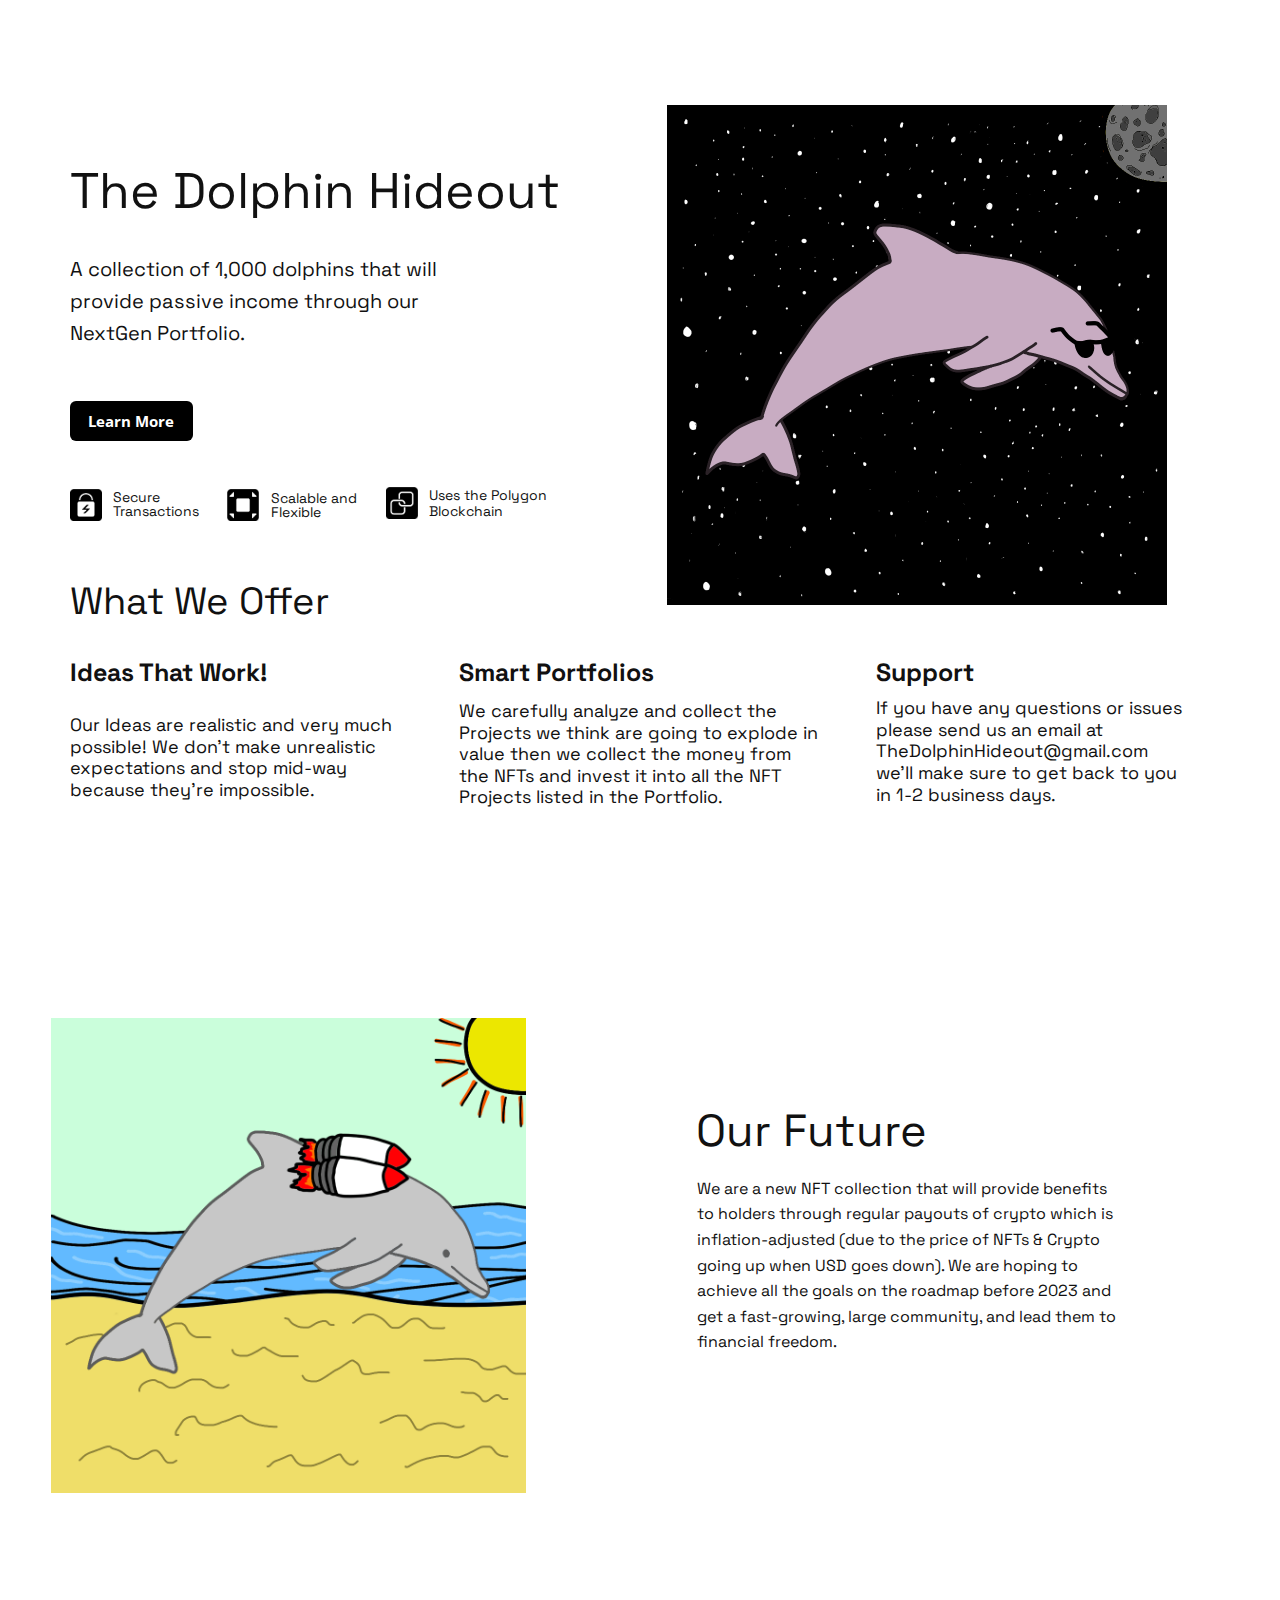
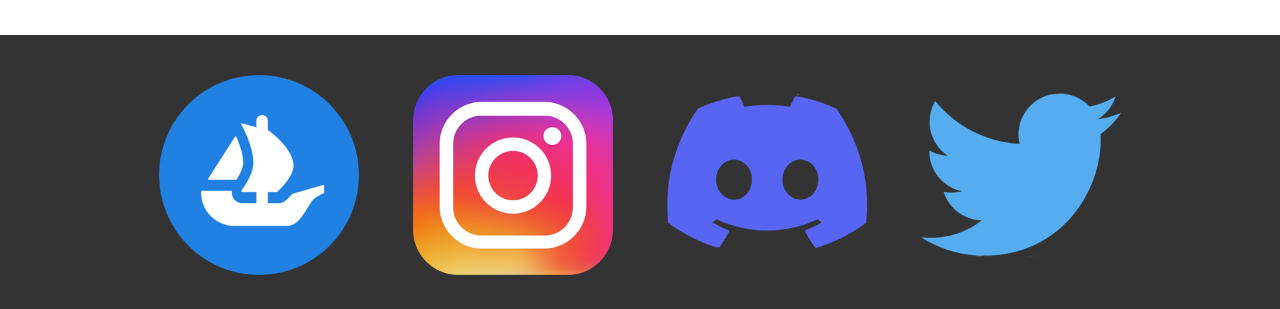
<file: index.html>
<!DOCTYPE html>
<html style="font-size: 16px;">
  <head>
    <link rel="icon" href="logo.png">
    <meta name="viewport" content="width=device-width, initial-scale=1.0">
    <meta charset="utf-8">
    <meta name="keywords" content="​What We Offer, ​Our Future">
    <meta name="description" content="">
    <meta name="page_type" content="np-template-header-footer-from-plugin">
    <title>The Dolphin Hideout</title>
    <link rel="stylesheet" href="nicepage.css" media="screen">
<link rel="stylesheet" href="The-Dolphin-Hideout.css" media="screen">
    <script class="u-script" type="text/javascript" src="jquery.js" defer=""></script>
    <script class="u-script" type="text/javascript" src="nicepage.js" defer=""></script>
    <meta name="generator" content="Nicepage 4.5.4, nicepage.com">
    <link id="u-theme-google-font" rel="stylesheet" href="https://fonts.googleapis.com/css?family=Roboto:100,100i,300,300i,400,400i,500,500i,700,700i,900,900i|Open+Sans:300,300i,400,400i,500,500i,600,600i,700,700i,800,800i">
    <link id="u-page-google-font" rel="stylesheet" href="https://fonts.googleapis.com/css?family=Space+Grotesk:300,400,500,600,700">
    
    
    
    <script type="application/ld+json">{
		"@context": "http://schema.org",
		"@type": "Organization",
		"name": ""
}</script>
    <meta name="theme-color" content="#478ac9">
    <meta property="og:title" content="The Dolphin Hideout">
    <meta property="og:type" content="website">
  </head>
  <body data-home-page="The-Dolphin-Hideout.html" data-home-page-title="The Dolphin Hideout" class="u-body u-xxl-mode"><header class="u-clearfix u-header u-header" id="sec-e77f"><div class="u-clearfix u-sheet u-sheet-1">
        <img class="u-expanded-width-xs u-image u-image-default u-preserve-proportions u-image-1" src="images/pfp.png" alt="" data-image-width="1000" data-image-height="1000">
        <p class="u-custom-font u-text u-text-default u-text-1">The Dolphin Hideout</p>
        <p class="u-custom-font u-text u-text-2"> A collection of 1,000 dolphins that will<br>provide passive income through our NextGen Portfolio.
        </p>
        <a href="The-Dolphin-Hideout.html#sec-e43f" data-page-id="73814132" class="u-active-grey-75 u-black u-border-none u-btn u-btn-round u-button-style u-hover-grey-80 u-radius-6 u-btn-1">Learn More</a>
        <p class="u-custom-font u-text u-text-3"> Uses the Polygon</p>
        <p class="u-custom-font u-text u-text-4"> Blockchain</p>
        <p class="u-custom-font u-text u-text-5">Secure</p>
        <p class="u-custom-font u-text u-text-6">Transactions</p>
        <p class="u-custom-font u-text u-text-7"> Scalable and&nbsp;</p>
        <p class="u-custom-font u-text u-text-8"> Flexible</p>
        <img class="u-image u-image-default u-preserve-proportions u-image-2" src="images/3.png" alt="" data-image-width="161" data-image-height="161">
        <img class="u-image u-image-default u-preserve-proportions u-image-3" src="images/1.png" alt="" data-image-width="160" data-image-height="161">
        <img class="u-image u-image-default u-preserve-proportions u-image-4" src="images/2.png" alt="" data-image-width="162" data-image-height="161">
      </div></header>
    <section class="u-clearfix u-section-1" id="sec-6f07">
      <div class="u-clearfix u-sheet u-sheet-1">
        <h1 class="u-custom-font u-text u-text-default u-text-1"> What We Offer</h1>
        <h5 class="u-custom-font u-text u-text-default u-text-2"> Ideas That Work!</h5>
        <h5 class="u-custom-font u-text u-text-default u-text-3"> Smart Portfolios</h5>
        <h5 class="u-custom-font u-text u-text-default u-text-4"> Support</h5>
        <h6 class="u-custom-font u-text u-text-5"> If you have any questions or issues please send us an email at TheDolphinHideout@gmail.com we'll make sure to get back to you in 1-2 business days.</h6>
        <h6 class="u-custom-font u-text u-text-6"> We carefully analyze and collect the Projects we think are going to explode in value then we collect the money from the NFTs and invest it into all the NFT Projects listed in the Portfolio.</h6>
        <h6 class="u-custom-font u-text u-text-7"> Our Ideas are realistic and very much possible! We don't make unrealistic expectations and stop mid-way because they're impossible.</h6>
      </div>
    </section>
    <section class="u-clearfix u-section-2" id="sec-78e4">
      <div class="u-clearfix u-sheet u-valign-middle-md u-sheet-1">
        <img class="u-expanded-width-xs u-image u-image-default u-preserve-proportions u-image-1" src="images/11.png" alt="" data-image-width="1000" data-image-height="1000">
        <h1 class="u-custom-font u-text u-text-default u-text-1"> Our Future</h1>
        <p class="u-custom-font u-text u-text-2"> We are a new NFT collection that will provide benefits to holders through regular payouts of crypto which is inflation-adjusted (due to the price of NFTs &amp; Crypto going up when USD goes down). We are hoping to achieve all the goals on the roadmap before 2023 and get a fast-growing, large community, and lead them to financial freedom.</p>
      </div>
    </section>
    
    
    <footer class="u-clearfix u-footer u-grey-80" id="sec-625c"><div class="u-clearfix u-sheet u-sheet-1">
        <img class="u-image u-image-default u-preserve-proportions u-image-1" src="images/logo1.png" alt="" data-image-width="300" data-image-height="300" data-href="https://opensea.io/collection/thedolphinhideout" data-target="_blank">
        <img class="u-image u-image-default u-preserve-proportions u-image-2" src="images/logo2.png" alt="" data-image-width="300" data-image-height="300" data-href="https://www.instagram.com/thedolphinhideout/" data-target="_blank">
        <img class="u-image u-image-default u-preserve-proportions u-image-3" src="images/logo4.png" alt="" data-image-width="300" data-image-height="300" data-href="https://discord.gg/Yn5Tf3HD69" data-target="_blank">
        <img class="u-image u-image-default u-preserve-proportions u-image-4" src="images/logo41.png" alt="" data-image-width="300" data-image-height="300" data-href="https://twitter.com/DolphinHideout" data-target="_blank">
      </div></footer>
  </body>
</html>
</file>
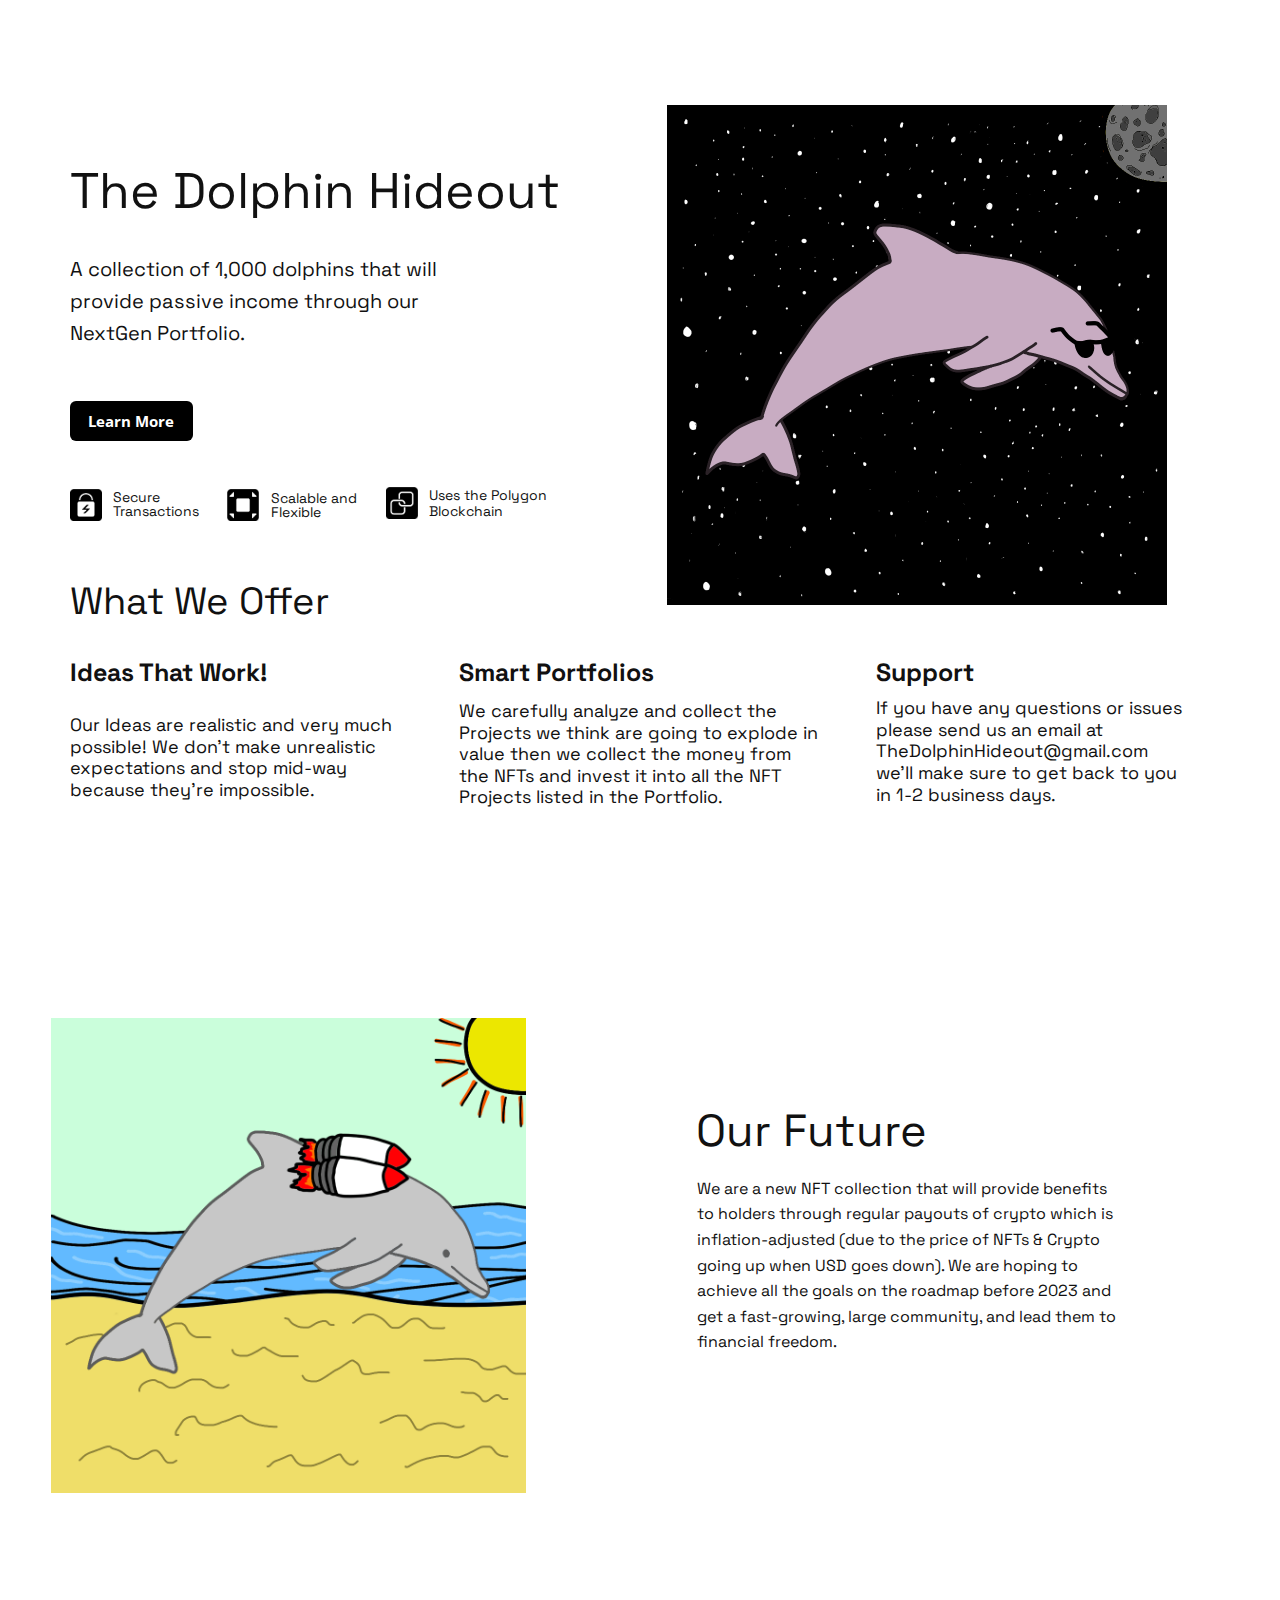
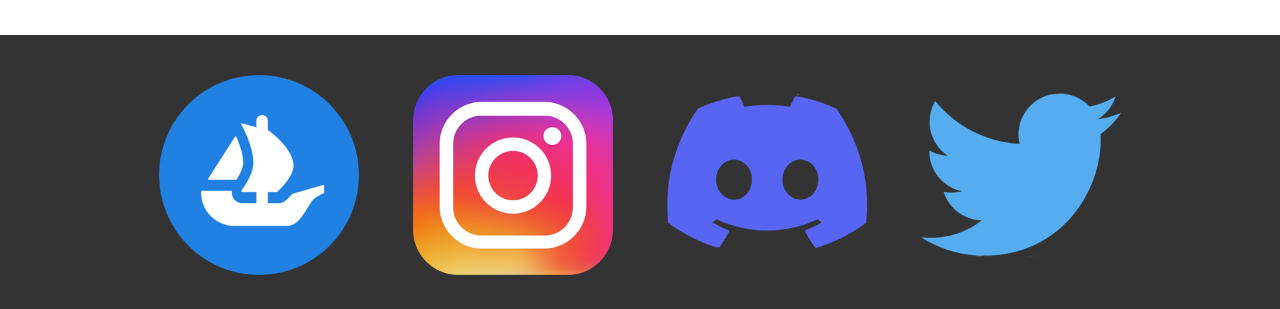
<file: The-Dolphin-Hideout.html>
<!DOCTYPE html>
<html style="font-size: 16px;">
  <head>
    <link rel="icon" href="logo.png">
    <meta name="viewport" content="width=device-width, initial-scale=1.0">
    <meta charset="utf-8">
    <meta name="keywords" content="​What We Offer, ​Our Future">
    <meta name="description" content="">
    <meta name="page_type" content="np-template-header-footer-from-plugin">
    <title>The Dolphin Hideout</title>
    <link rel="stylesheet" href="nicepage.css" media="screen">
<link rel="stylesheet" href="The-Dolphin-Hideout.css" media="screen">
    <script class="u-script" type="text/javascript" src="jquery.js" defer=""></script>
    <script class="u-script" type="text/javascript" src="nicepage.js" defer=""></script>
    <meta name="generator" content="Nicepage 4.5.4, nicepage.com">
    <link id="u-theme-google-font" rel="stylesheet" href="https://fonts.googleapis.com/css?family=Roboto:100,100i,300,300i,400,400i,500,500i,700,700i,900,900i|Open+Sans:300,300i,400,400i,500,500i,600,600i,700,700i,800,800i">
    <link id="u-page-google-font" rel="stylesheet" href="https://fonts.googleapis.com/css?family=Space+Grotesk:300,400,500,600,700">
    
    
    
    <script type="application/ld+json">{
		"@context": "http://schema.org",
		"@type": "Organization",
		"name": ""
}</script>
    <meta name="theme-color" content="#478ac9">
    <meta property="og:title" content="The Dolphin Hideout">
    <meta property="og:type" content="website">
  </head>
  <body class="u-body u-xxl-mode"><header class="u-clearfix u-header u-header" id="sec-e77f"><div class="u-clearfix u-sheet u-sheet-1">
        <img class="u-expanded-width-xs u-image u-image-default u-preserve-proportions u-image-1" src="images/pfp.png" alt="" data-image-width="1000" data-image-height="1000">
        <p class="u-custom-font u-text u-text-default u-text-1">The Dolphin Hideout</p>
        <p class="u-custom-font u-text u-text-2"> A collection of 1,000 dolphins that will<br>provide passive income through our NextGen Portfolio.
        </p>
        <a href="The-Dolphin-Hideout.html#sec-e43f" data-page-id="73814132" class="u-active-grey-75 u-black u-border-none u-btn u-btn-round u-button-style u-hover-grey-80 u-radius-6 u-btn-1">Learn More</a>
        <p class="u-custom-font u-text u-text-3"> Uses the Polygon</p>
        <p class="u-custom-font u-text u-text-4"> Blockchain</p>
        <p class="u-custom-font u-text u-text-5">Secure</p>
        <p class="u-custom-font u-text u-text-6">Transactions</p>
        <p class="u-custom-font u-text u-text-7"> Scalable and&nbsp;</p>
        <p class="u-custom-font u-text u-text-8"> Flexible</p>
        <img class="u-image u-image-default u-preserve-proportions u-image-2" src="images/3.png" alt="" data-image-width="161" data-image-height="161">
        <img class="u-image u-image-default u-preserve-proportions u-image-3" src="images/1.png" alt="" data-image-width="160" data-image-height="161">
        <img class="u-image u-image-default u-preserve-proportions u-image-4" src="images/2.png" alt="" data-image-width="162" data-image-height="161">
      </div></header>
    <section class="u-clearfix u-section-1" id="sec-6f07">
      <div class="u-clearfix u-sheet u-sheet-1">
        <h1 class="u-custom-font u-text u-text-default u-text-1"> What We Offer</h1>
        <h5 class="u-custom-font u-text u-text-default u-text-2"> Ideas That Work!</h5>
        <h5 class="u-custom-font u-text u-text-default u-text-3"> Smart Portfolios</h5>
        <h5 class="u-custom-font u-text u-text-default u-text-4"> Support</h5>
        <h6 class="u-custom-font u-text u-text-5"> If you have any questions or issues please send us an email at TheDolphinHideout@gmail.com we'll make sure to get back to you in 1-2 business days.</h6>
        <h6 class="u-custom-font u-text u-text-6"> We carefully analyze and collect the Projects we think are going to explode in value then we collect the money from the NFTs and invest it into all the NFT Projects listed in the Portfolio.</h6>
        <h6 class="u-custom-font u-text u-text-7"> Our Ideas are realistic and very much possible! We don't make unrealistic expectations and stop mid-way because they're impossible.</h6>
      </div>
    </section>
    <section class="u-clearfix u-section-2" id="sec-78e4">
      <div class="u-clearfix u-sheet u-valign-middle-md u-sheet-1">
        <img class="u-expanded-width-xs u-image u-image-default u-preserve-proportions u-image-1" src="images/11.png" alt="" data-image-width="1000" data-image-height="1000">
        <h1 class="u-custom-font u-text u-text-default u-text-1"> Our Future</h1>
        <p class="u-custom-font u-text u-text-2"> We are a new NFT collection that will provide benefits to holders through regular payouts of crypto which is inflation-adjusted (due to the price of NFTs &amp; Crypto going up when USD goes down). We are hoping to achieve all the goals on the roadmap before 2023 and get a fast-growing, large community, and lead them to financial freedom.</p>
      </div>
    </section>
    
    
    <footer class="u-clearfix u-footer u-grey-80" id="sec-625c"><div class="u-clearfix u-sheet u-sheet-1">
        <img class="u-image u-image-default u-preserve-proportions u-image-1" src="images/logo1.png" alt="" data-image-width="300" data-image-height="300" data-href="https://opensea.io/collection/thedolphinhideout" data-target="_blank">
        <img class="u-image u-image-default u-preserve-proportions u-image-2" src="images/logo2.png" alt="" data-image-width="300" data-image-height="300" data-href="https://www.instagram.com/thedolphinhideout/" data-target="_blank">
        <img class="u-image u-image-default u-preserve-proportions u-image-3" src="images/logo4.png" alt="" data-image-width="300" data-image-height="300" data-href="https://discord.gg/Yn5Tf3HD69" data-target="_blank">
        <img class="u-image u-image-default u-preserve-proportions u-image-4" src="images/logo41.png" alt="" data-image-width="300" data-image-height="300" data-href="https://twitter.com/DolphinHideout" data-target="_blank">
      </div></footer>
  </body>
</html>
</file>
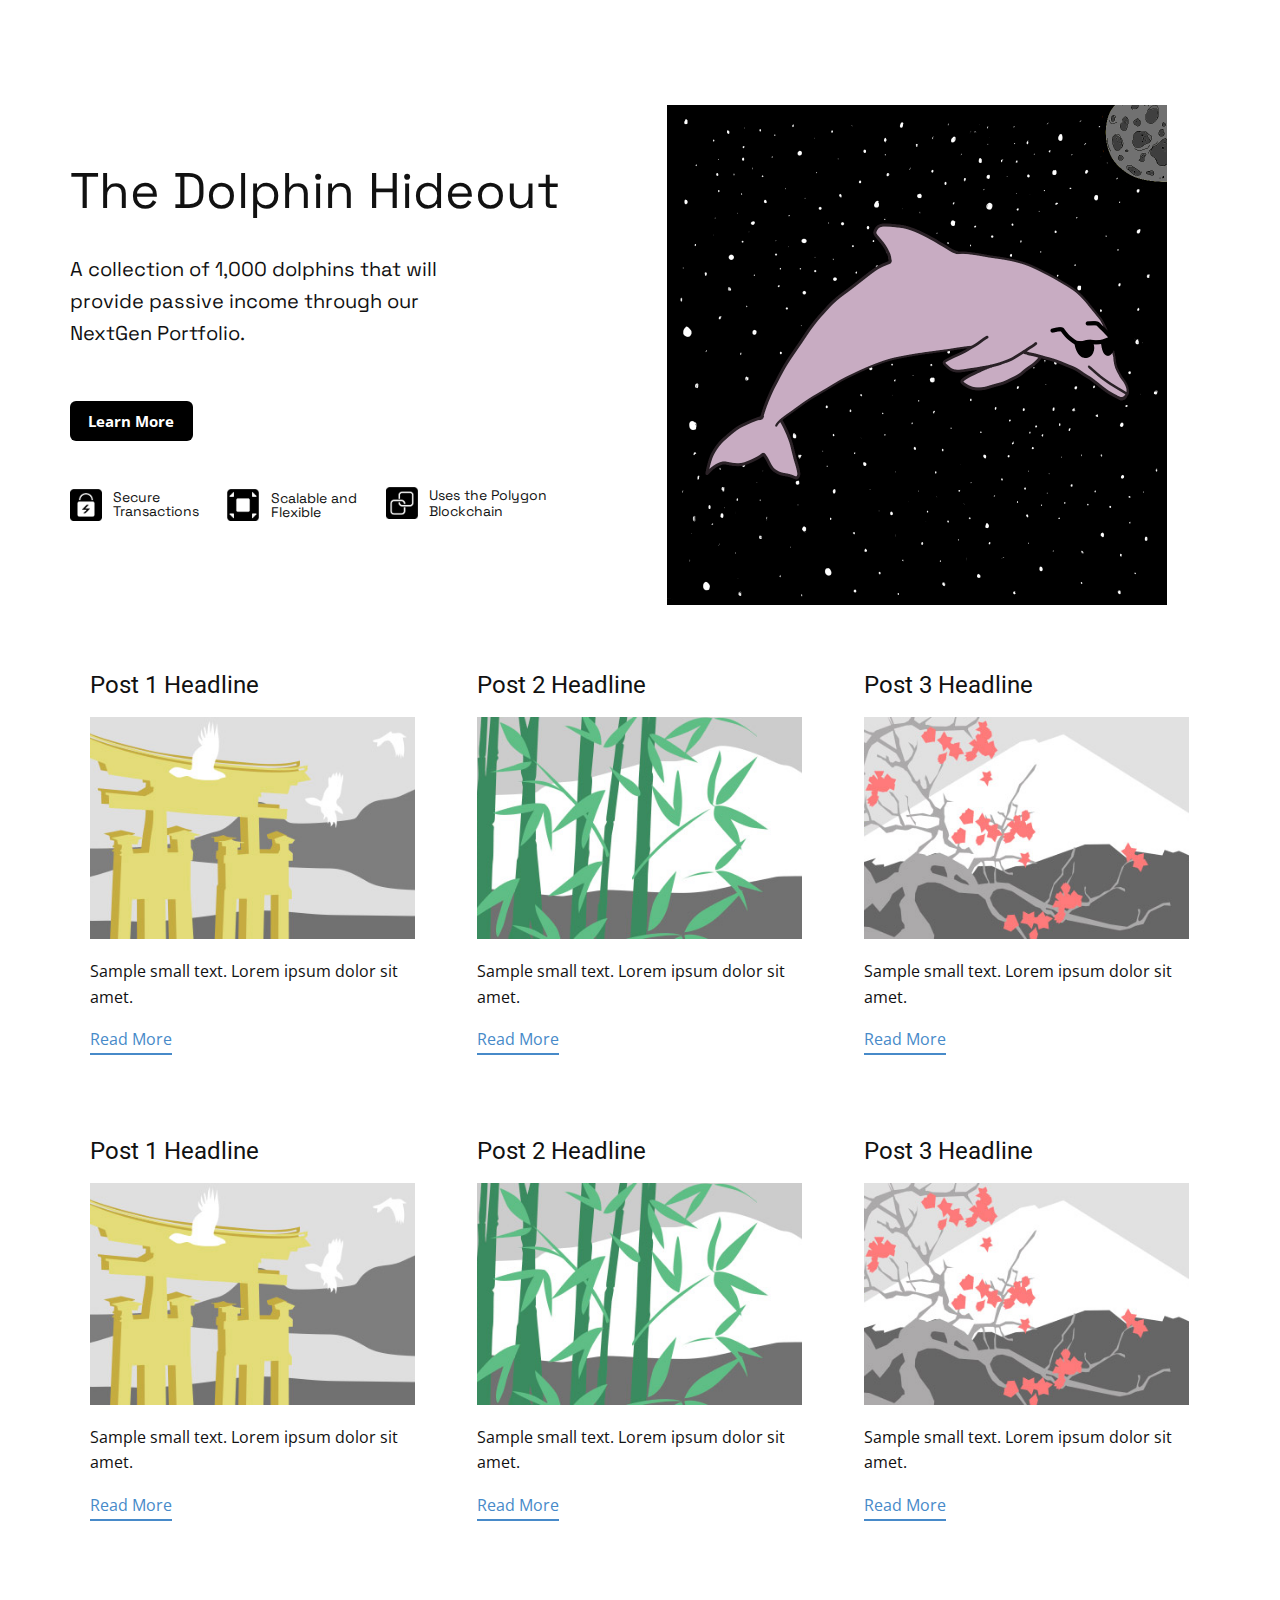
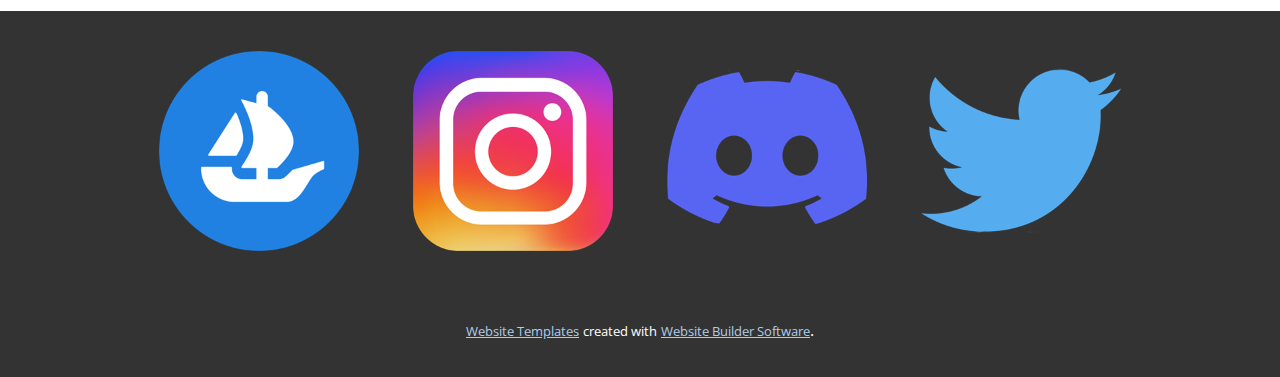
<file: blog/blog.html>
<html style="font-size: 16px;"><head>
    <meta name="viewport" content="width=device-width, initial-scale=1.0">
    <meta charset="utf-8">
    <meta name="keywords" content="">
    <meta name="description" content="">
    <meta name="page_type" content="np-template-header-footer-from-plugin">
    <title>Blog Template</title>
    <link rel="stylesheet" href="../nicepage.css" media="screen">
<link rel="stylesheet" href="../Blog-Template.css" media="screen">
    <script class="u-script" type="text/javascript" src="../jquery.js" defer=""></script>
    <script class="u-script" type="text/javascript" src="../nicepage.js" defer=""></script>
    <meta name="generator" content="Nicepage 4.5.4, nicepage.com">
    <link id="u-theme-google-font" rel="stylesheet" href="https://fonts.googleapis.com/css?family=Roboto:100,100i,300,300i,400,400i,500,500i,700,700i,900,900i|Open+Sans:300,300i,400,400i,500,500i,600,600i,700,700i,800,800i">
    <link id="u-page-google-font" rel="stylesheet" href="https://fonts.googleapis.com/css?family=Space+Grotesk:300,400,500,600,700">
    
    
    <script type="application/ld+json">{
		"@context": "http://schema.org",
		"@type": "Organization",
		"name": ""
}</script>
    <meta name="theme-color" content="#478ac9">
  </head>
  <body class="u-body u-xl-mode"><header class="u-clearfix u-header u-header" id="sec-e77f"><div class="u-clearfix u-sheet u-sheet-1">
        <img class="u-image u-image-default u-preserve-proportions u-image-1" src="../images/pfp.png" alt="" data-image-width="1000" data-image-height="1000">
        <p class="u-custom-font u-text u-text-default u-text-1">The Dolphin Hideout</p>
        <p class="u-custom-font u-text u-text-2"> A collection of 1,000 dolphins that will<br>provide passive income through our NextGen Portfolio.
        </p>
        <a href="https://nicepage.com/k/competition-website-templates" class="u-active-grey-75 u-black u-border-none u-btn u-btn-round u-button-style u-hover-grey-80 u-radius-6 u-btn-1">Learn More</a>
        <p class="u-custom-font u-text u-text-3"> Uses the Polygon</p>
        <p class="u-custom-font u-text u-text-4"> Blockchain</p>
        <p class="u-custom-font u-text u-text-5">Secure</p>
        <p class="u-custom-font u-text u-text-6">Transactions</p>
        <p class="u-custom-font u-text u-text-7"> Scalable and&nbsp;</p>
        <p class="u-custom-font u-text u-text-8"> Flexible</p>
        <img class="u-image u-image-default u-preserve-proportions u-image-2" src="../images/3.png" alt="" data-image-width="161" data-image-height="161">
        <img class="u-image u-image-default u-preserve-proportions u-image-3" src="../images/1.png" alt="" data-image-width="160" data-image-height="161">
        <img class="u-image u-image-default u-preserve-proportions u-image-4" src="../images/2.png" alt="" data-image-width="162" data-image-height="161">
      </div></header>
    <section class="u-clearfix u-section-1" id="sec-4941">
      <div class="u-clearfix u-sheet u-valign-middle u-sheet-1"><!--blog--><!--blog_options_json--><!--{"type":"Recent","source":"","tags":"","count":""}--><!--/blog_options_json-->
        <div class="u-blog u-expanded-width u-repeater u-repeater-1"><!--blog_post-->
          <div class="u-blog-post u-container-style u-repeater-item u-white u-repeater-item-1">
            <div class="u-container-layout u-similar-container u-valign-top u-container-layout-1"><!--blog_post_header-->
              <h4 class="u-blog-control u-text u-text-1">
                <a class="u-post-header-link" href="../blog/post-5.html"><!--blog_post_header_content-->Post 1 Headline<!--/blog_post_header_content--></a>
              </h4><!--/blog_post_header--><!--blog_post_image-->
              <a class="u-post-header-link" href="../blog/post-5.html"><img alt="" class="u-blog-control u-expanded-width u-image u-image-default u-image-1" src="[data-uri]"></a><!--/blog_post_image--><!--blog_post_content-->
              <div class="u-blog-control u-post-content u-text u-text-2 fr-view">Sample small text. Lorem ipsum dolor sit amet.</div><!--/blog_post_content--><!--blog_post_readmore-->
              <a href="../blog/post-5.html" class="u-blog-control u-border-2 u-border-palette-1-base u-btn u-btn-rectangle u-button-style u-none u-btn-1"><!--blog_post_readmore_content--><!--options_json--><!--{"content":"","defaultValue":"Read More"}--><!--/options_json-->Read More<!--/blog_post_readmore_content--></a><!--/blog_post_readmore-->
            </div>
          </div><div class="u-blog-post u-container-style u-repeater-item u-video-cover u-white">
            <div class="u-container-layout u-similar-container u-valign-top u-container-layout-2"><!--blog_post_header-->
              <h4 class="u-blog-control u-text u-text-3">
                <a class="u-post-header-link" href="../blog/post-4.html"><!--blog_post_header_content-->Post 2 Headline<!--/blog_post_header_content--></a>
              </h4><!--/blog_post_header--><!--blog_post_image-->
              <a class="u-post-header-link" href="../blog/post-4.html"><img alt="" class="u-blog-control u-expanded-width u-image u-image-default u-image-2" src="[data-uri]"></a><!--/blog_post_image--><!--blog_post_content-->
              <div class="u-blog-control u-post-content u-text u-text-4 fr-view">Sample small text. Lorem ipsum dolor sit amet.</div><!--/blog_post_content--><!--blog_post_readmore-->
              <a href="../blog/post-4.html" class="u-blog-control u-border-2 u-border-palette-1-base u-btn u-btn-rectangle u-button-style u-none u-btn-2"><!--blog_post_readmore_content--><!--options_json--><!--{"content":"","defaultValue":"Read More"}--><!--/options_json-->Read More<!--/blog_post_readmore_content--></a><!--/blog_post_readmore-->
            </div>
          </div><div class="u-blog-post u-container-style u-repeater-item u-video-cover u-white">
            <div class="u-container-layout u-similar-container u-valign-top u-container-layout-3"><!--blog_post_header-->
              <h4 class="u-blog-control u-text u-text-5">
                <a class="u-post-header-link" href="../blog/post-3.html"><!--blog_post_header_content-->Post 3 Headline<!--/blog_post_header_content--></a>
              </h4><!--/blog_post_header--><!--blog_post_image-->
              <a class="u-post-header-link" href="../blog/post-3.html"><img alt="" class="u-blog-control u-expanded-width u-image u-image-default u-image-3" src="[data-uri]"></a><!--/blog_post_image--><!--blog_post_content-->
              <div class="u-blog-control u-post-content u-text u-text-6 fr-view">Sample small text. Lorem ipsum dolor sit amet.</div><!--/blog_post_content--><!--blog_post_readmore-->
              <a href="../blog/post-3.html" class="u-blog-control u-border-2 u-border-palette-1-base u-btn u-btn-rectangle u-button-style u-none u-btn-3"><!--blog_post_readmore_content--><!--options_json--><!--{"content":"","defaultValue":"Read More"}--><!--/options_json-->Read More<!--/blog_post_readmore_content--></a><!--/blog_post_readmore-->
            </div>
          </div><div class="u-blog-post u-container-style u-repeater-item u-white u-repeater-item-1">
            <div class="u-container-layout u-similar-container u-valign-top u-container-layout-1"><!--blog_post_header-->
              <h4 class="u-blog-control u-text u-text-1">
                <a class="u-post-header-link" href="../blog/post-2.html"><!--blog_post_header_content-->Post 1 Headline<!--/blog_post_header_content--></a>
              </h4><!--/blog_post_header--><!--blog_post_image-->
              <a class="u-post-header-link" href="../blog/post-2.html"><img alt="" class="u-blog-control u-expanded-width u-image u-image-default u-image-1" src="[data-uri]"></a><!--/blog_post_image--><!--blog_post_content-->
              <div class="u-blog-control u-post-content u-text u-text-2 fr-view">Sample small text. Lorem ipsum dolor sit amet.</div><!--/blog_post_content--><!--blog_post_readmore-->
              <a href="../blog/post-2.html" class="u-blog-control u-border-2 u-border-palette-1-base u-btn u-btn-rectangle u-button-style u-none u-btn-1"><!--blog_post_readmore_content--><!--options_json--><!--{"content":"","defaultValue":"Read More"}--><!--/options_json-->Read More<!--/blog_post_readmore_content--></a><!--/blog_post_readmore-->
            </div>
          </div><div class="u-blog-post u-container-style u-repeater-item u-video-cover u-white">
            <div class="u-container-layout u-similar-container u-valign-top u-container-layout-2"><!--blog_post_header-->
              <h4 class="u-blog-control u-text u-text-3">
                <a class="u-post-header-link" href="../blog/post-1.html"><!--blog_post_header_content-->Post 2 Headline<!--/blog_post_header_content--></a>
              </h4><!--/blog_post_header--><!--blog_post_image-->
              <a class="u-post-header-link" href="../blog/post-1.html"><img alt="" class="u-blog-control u-expanded-width u-image u-image-default u-image-2" src="[data-uri]"></a><!--/blog_post_image--><!--blog_post_content-->
              <div class="u-blog-control u-post-content u-text u-text-4 fr-view">Sample small text. Lorem ipsum dolor sit amet.</div><!--/blog_post_content--><!--blog_post_readmore-->
              <a href="../blog/post-1.html" class="u-blog-control u-border-2 u-border-palette-1-base u-btn u-btn-rectangle u-button-style u-none u-btn-2"><!--blog_post_readmore_content--><!--options_json--><!--{"content":"","defaultValue":"Read More"}--><!--/options_json-->Read More<!--/blog_post_readmore_content--></a><!--/blog_post_readmore-->
            </div>
          </div><div class="u-blog-post u-container-style u-repeater-item u-video-cover u-white">
            <div class="u-container-layout u-similar-container u-valign-top u-container-layout-3"><!--blog_post_header-->
              <h4 class="u-blog-control u-text u-text-5">
                <a class="u-post-header-link" href="../blog/post.html"><!--blog_post_header_content-->Post 3 Headline<!--/blog_post_header_content--></a>
              </h4><!--/blog_post_header--><!--blog_post_image-->
              <a class="u-post-header-link" href="../blog/post.html"><img alt="" class="u-blog-control u-expanded-width u-image u-image-default u-image-3" src="[data-uri]"></a><!--/blog_post_image--><!--blog_post_content-->
              <div class="u-blog-control u-post-content u-text u-text-6 fr-view">Sample small text. Lorem ipsum dolor sit amet.</div><!--/blog_post_content--><!--blog_post_readmore-->
              <a href="../blog/post.html" class="u-blog-control u-border-2 u-border-palette-1-base u-btn u-btn-rectangle u-button-style u-none u-btn-3"><!--blog_post_readmore_content--><!--options_json--><!--{"content":"","defaultValue":"Read More"}--><!--/options_json-->Read More<!--/blog_post_readmore_content--></a><!--/blog_post_readmore-->
            </div>
          </div><!--/blog_post--><!--blog_post-->
          <!--/blog_post--><!--blog_post-->
          <!--/blog_post-->
        </div><!--/blog-->
      </div>
    </section>
    
    
    <footer class="u-clearfix u-footer u-grey-80" id="sec-625c"><div class="u-clearfix u-sheet u-sheet-1">
        <img class="u-image u-image-default u-preserve-proportions u-image-1" src="../images/logo1.png" alt="" data-image-width="300" data-image-height="300" data-href="https://opensea.io/collection/thedolphinhideout" data-target="_blank">
        <img class="u-image u-image-default u-preserve-proportions u-image-2" src="../images/logo2.png" alt="" data-image-width="300" data-image-height="300" data-href="https://www.instagram.com/thedolphinhideout/" data-target="_blank">
        <img class="u-image u-image-default u-preserve-proportions u-image-3" src="../images/logo4.png" alt="" data-image-width="300" data-image-height="300" data-href="https://www.instagram.com/thedolphinhideout/" data-target="_blank">
        <img class="u-image u-image-default u-preserve-proportions u-image-4" src="../images/logo41.png" alt="" data-image-width="300" data-image-height="300" data-href="https://www.instagram.com/thedolphinhideout/" data-target="_blank">
      </div></footer>
    <section class="u-backlink u-clearfix u-grey-80">
      <a class="u-link" href="https://nicepage.com/website-templates" target="_blank">
        <span>Website Templates</span>
      </a>
      <p class="u-text">
        <span>created with</span>
      </p>
      <a class="u-link" href="" target="_blank">
        <span>Website Builder Software</span>
      </a>. 
    </section>
  
</body></html>
</file>
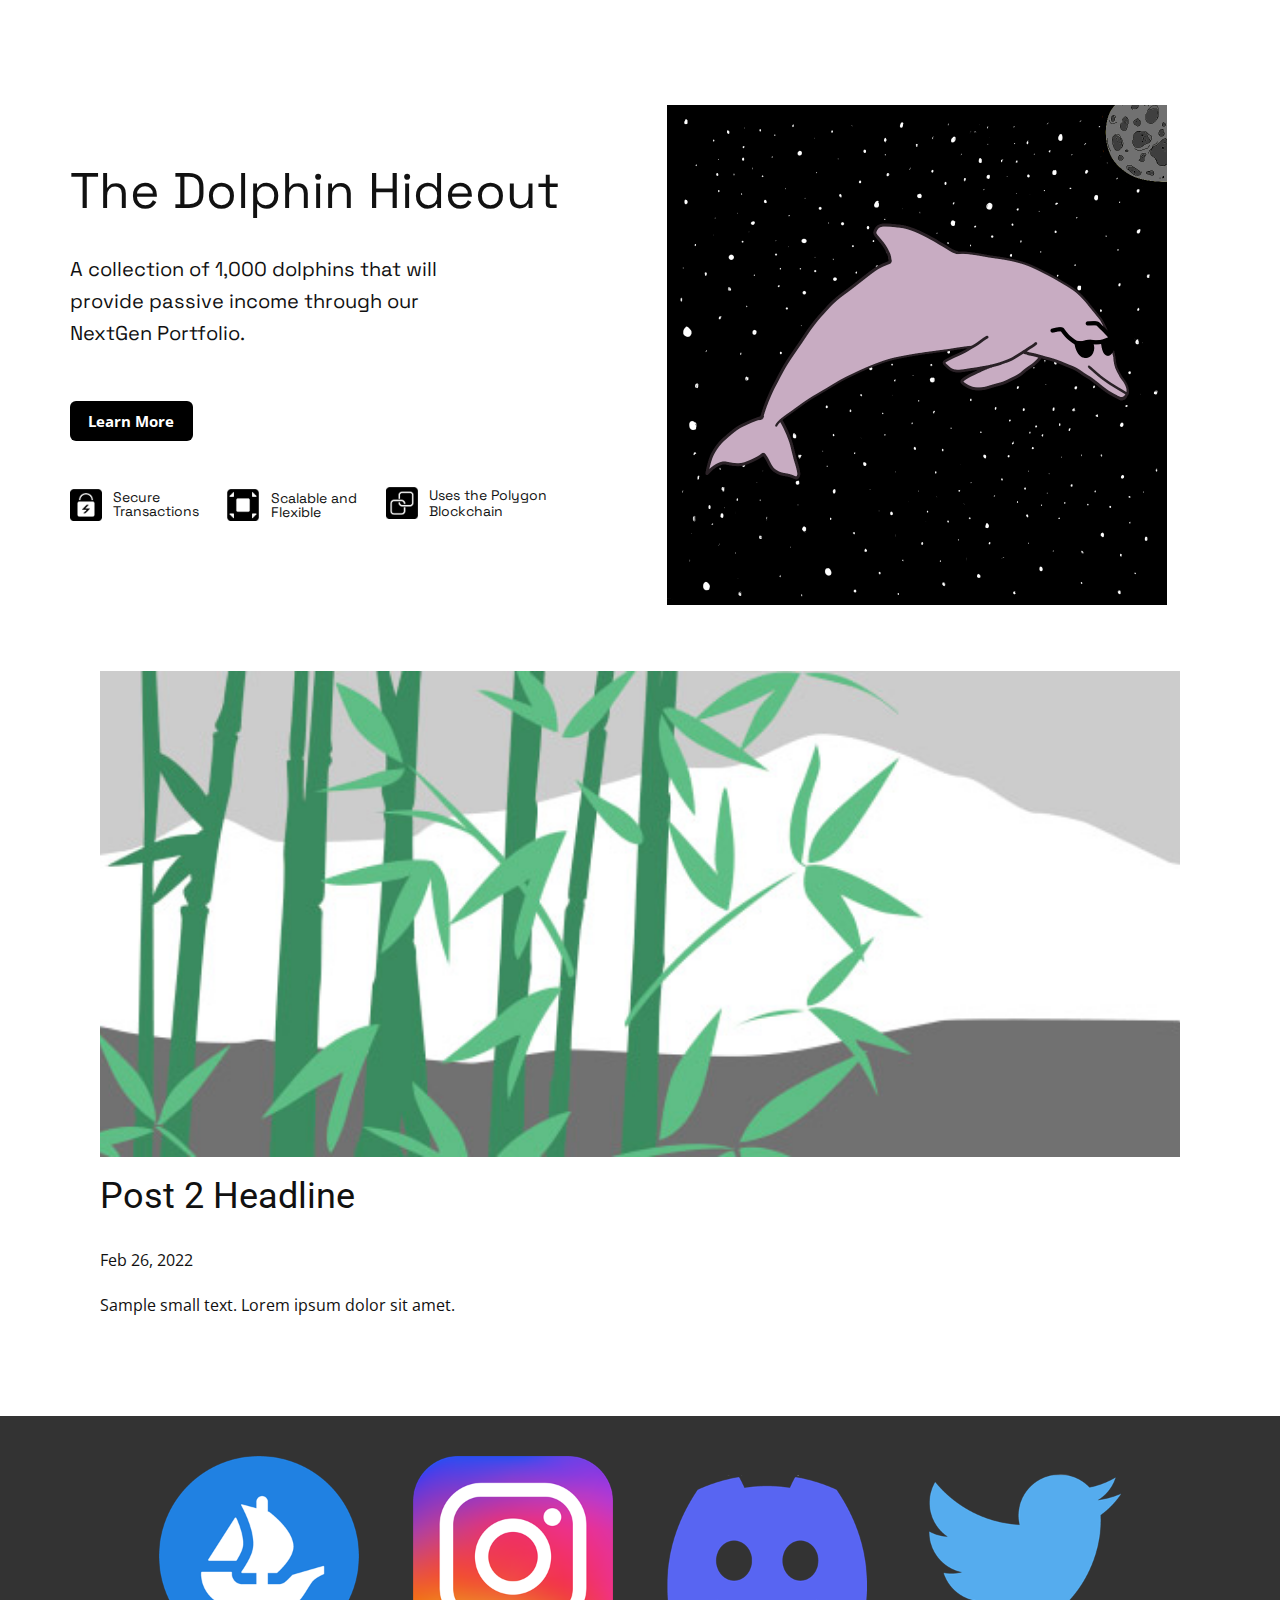
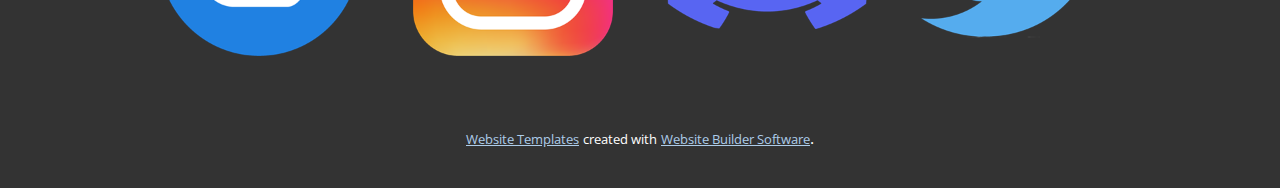
<file: blog/post-1.html>
<!doctype html>
<html style="font-size: 16px;"><head>
    <meta name="viewport" content="width=device-width, initial-scale=1.0">
    <meta charset="utf-8">
    <meta name="keywords" content="Post 1 Headline">
    <meta name="description" content="">
    <meta name="page_type" content="np-template-header-footer-from-plugin">
    <title>Post 2 Headline</title>
    <link rel="stylesheet" href="../nicepage.css" media="screen">
<link rel="stylesheet" href="../Post-Template.css" media="screen">
    <script class="u-script" type="text/javascript" src="../jquery.js" defer=""></script>
    <script class="u-script" type="text/javascript" src="../nicepage.js" defer=""></script>
    <meta name="generator" content="Nicepage 4.5.4, nicepage.com">
    <link id="u-theme-google-font" rel="stylesheet" href="https://fonts.googleapis.com/css?family=Roboto:100,100i,300,300i,400,400i,500,500i,700,700i,900,900i|Open+Sans:300,300i,400,400i,500,500i,600,600i,700,700i,800,800i">
    <link id="u-page-google-font" rel="stylesheet" href="https://fonts.googleapis.com/css?family=Space+Grotesk:300,400,500,600,700">
    
    
    <script type="application/ld+json">{
		"@context": "http://schema.org",
		"@type": "Organization",
		"name": ""
}</script>
    <meta name="theme-color" content="#478ac9">
  </head>
  <body class="u-body u-xl-mode"><header class="u-clearfix u-header u-header" id="sec-e77f"><div class="u-clearfix u-sheet u-sheet-1">
        <img class="u-image u-image-default u-preserve-proportions u-image-1" src="../images/pfp.png" alt="" data-image-width="1000" data-image-height="1000">
        <p class="u-custom-font u-text u-text-default u-text-1">The Dolphin Hideout</p>
        <p class="u-custom-font u-text u-text-2"> A collection of 1,000 dolphins that will<br>provide passive income through our NextGen Portfolio.
        </p>
        <a href="https://nicepage.com/k/competition-website-templates" class="u-active-grey-75 u-black u-border-none u-btn u-btn-round u-button-style u-hover-grey-80 u-radius-6 u-btn-1">Learn More</a>
        <p class="u-custom-font u-text u-text-3"> Uses the Polygon</p>
        <p class="u-custom-font u-text u-text-4"> Blockchain</p>
        <p class="u-custom-font u-text u-text-5">Secure</p>
        <p class="u-custom-font u-text u-text-6">Transactions</p>
        <p class="u-custom-font u-text u-text-7"> Scalable and&nbsp;</p>
        <p class="u-custom-font u-text u-text-8"> Flexible</p>
        <img class="u-image u-image-default u-preserve-proportions u-image-2" src="../images/3.png" alt="" data-image-width="161" data-image-height="161">
        <img class="u-image u-image-default u-preserve-proportions u-image-3" src="../images/1.png" alt="" data-image-width="160" data-image-height="161">
        <img class="u-image u-image-default u-preserve-proportions u-image-4" src="../images/2.png" alt="" data-image-width="162" data-image-height="161">
      </div></header>
    <section class="u-align-center u-clearfix u-section-1" id="sec-e97e">
      <div class="u-clearfix u-sheet u-valign-middle-md u-valign-middle-sm u-valign-middle-xs u-sheet-1"><!--post_details--><!--post_details_options_json--><!--{"source":""}--><!--/post_details_options_json--><!--blog_post-->
        <div class="u-container-style u-expanded-width u-post-details u-post-details-1">
          <div class="u-container-layout u-valign-middle u-container-layout-1"><!--blog_post_image-->
            <img alt="" class="u-blog-control u-expanded-width u-image u-image-default u-image-1" src="[data-uri]"><!--/blog_post_image--><!--blog_post_header-->
            <h2 class="u-blog-control u-text u-text-1">Post 2 Headline</h2><!--/blog_post_header--><!--blog_post_metadata-->
            <div class="u-blog-control u-metadata u-metadata-1"><!--blog_post_metadata_date-->
              <span class="u-meta-date u-meta-icon">Feb 26, 2022</span><!--/blog_post_metadata_date--><!--blog_post_metadata_category-->
              <!--/blog_post_metadata_category--><!--blog_post_metadata_comments-->
              <!--/blog_post_metadata_comments-->
            </div><!--/blog_post_metadata--><!--blog_post_content-->
            <div class="u-align-justify u-blog-control u-post-content u-text u-text-2 fr-view">
  Sample small text. Lorem ipsum dolor sit amet.
  </div><!--/blog_post_content-->
          </div>
        </div><!--/blog_post--><!--/post_details-->
      </div>
    </section>
    
    
    <footer class="u-clearfix u-footer u-grey-80" id="sec-625c"><div class="u-clearfix u-sheet u-sheet-1">
        <img class="u-image u-image-default u-preserve-proportions u-image-1" src="../images/logo1.png" alt="" data-image-width="300" data-image-height="300" data-href="https://opensea.io/collection/thedolphinhideout" data-target="_blank">
        <img class="u-image u-image-default u-preserve-proportions u-image-2" src="../images/logo2.png" alt="" data-image-width="300" data-image-height="300" data-href="https://www.instagram.com/thedolphinhideout/" data-target="_blank">
        <img class="u-image u-image-default u-preserve-proportions u-image-3" src="../images/logo4.png" alt="" data-image-width="300" data-image-height="300" data-href="https://www.instagram.com/thedolphinhideout/" data-target="_blank">
        <img class="u-image u-image-default u-preserve-proportions u-image-4" src="../images/logo41.png" alt="" data-image-width="300" data-image-height="300" data-href="https://www.instagram.com/thedolphinhideout/" data-target="_blank">
      </div></footer>
    <section class="u-backlink u-clearfix u-grey-80">
      <a class="u-link" href="https://nicepage.com/website-templates" target="_blank">
        <span>Website Templates</span>
      </a>
      <p class="u-text">
        <span>created with</span>
      </p>
      <a class="u-link" href="" target="_blank">
        <span>Website Builder Software</span>
      </a>. 
    </section>
  
</body></html>
</file>
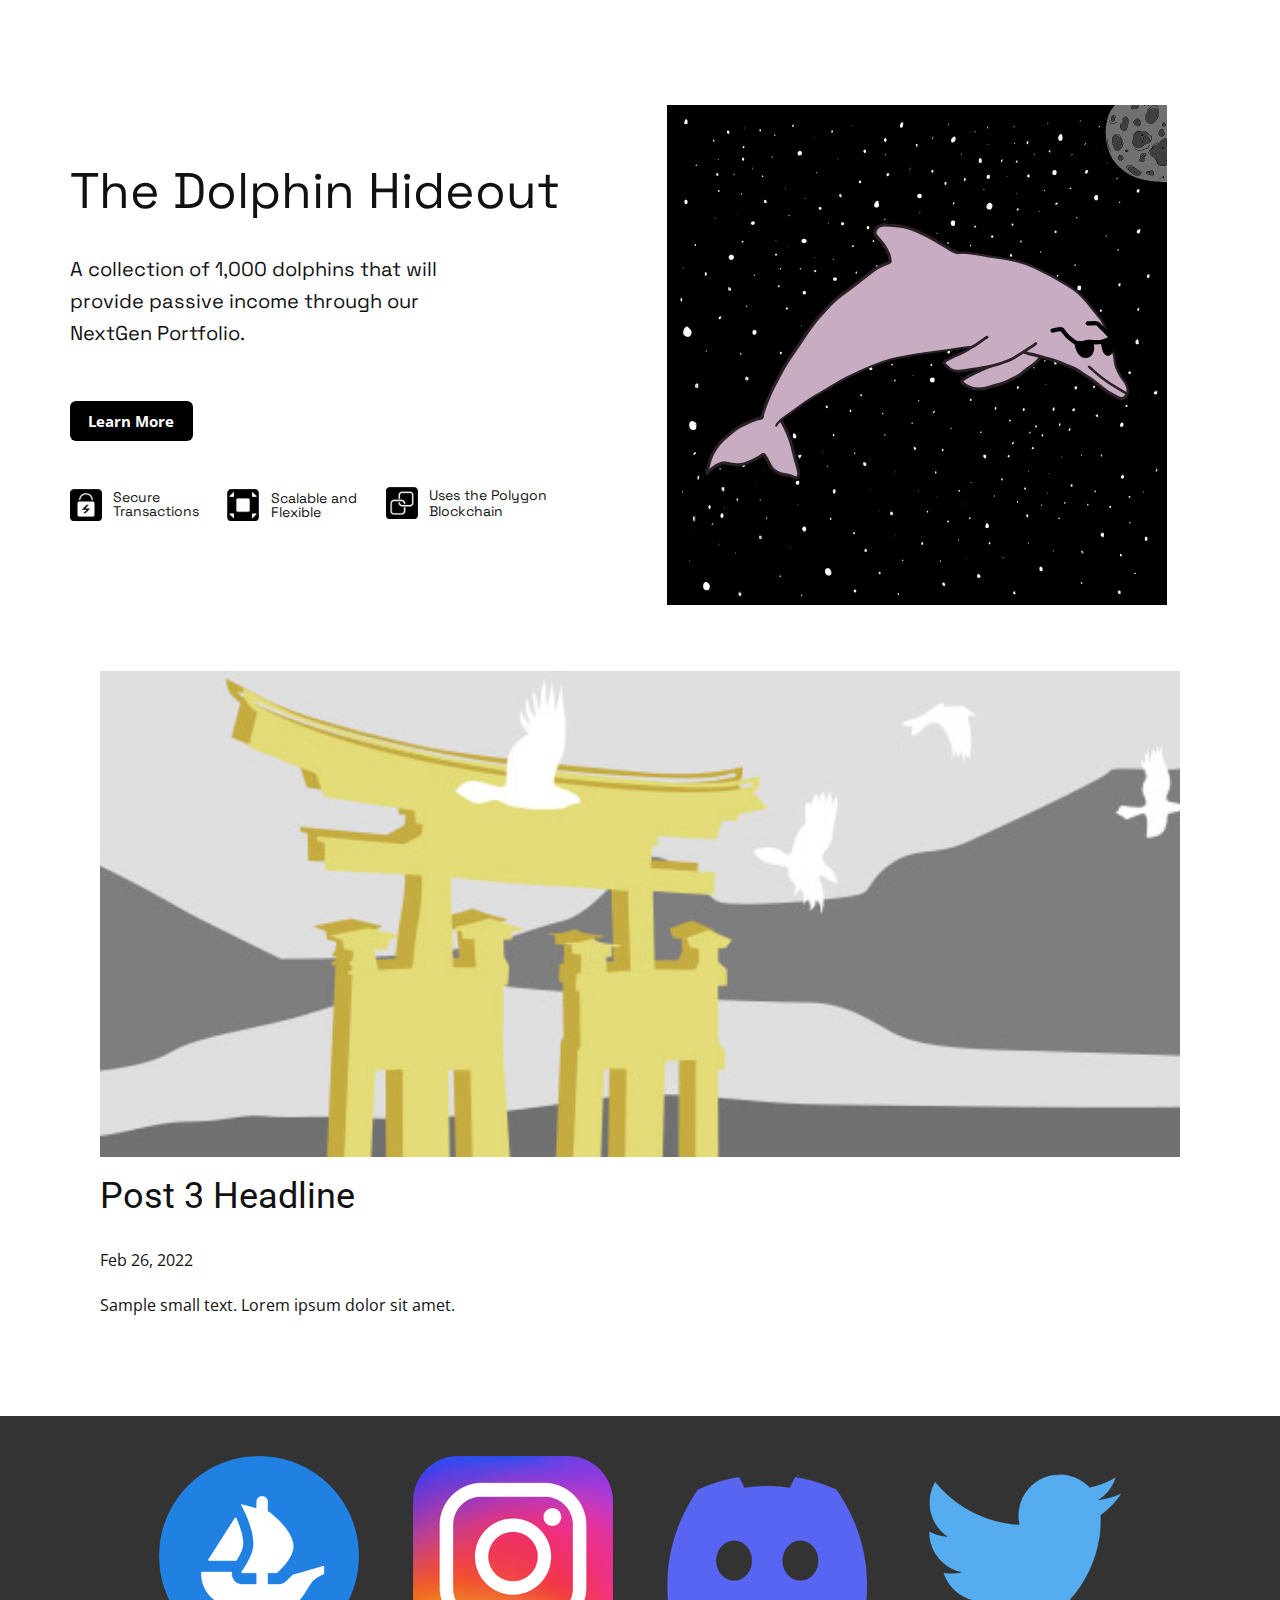
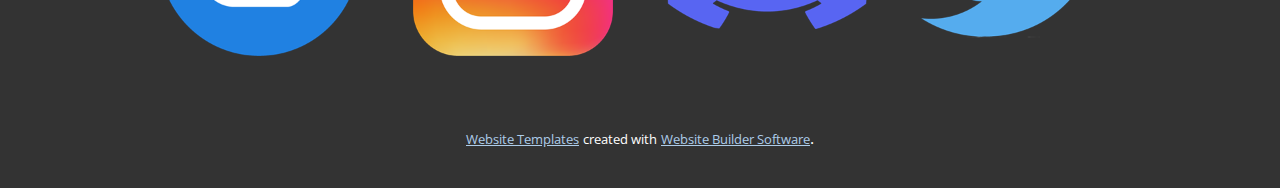
<file: blog/post-2.html>
<!doctype html>
<html style="font-size: 16px;"><head>
    <meta name="viewport" content="width=device-width, initial-scale=1.0">
    <meta charset="utf-8">
    <meta name="keywords" content="Post 1 Headline">
    <meta name="description" content="">
    <meta name="page_type" content="np-template-header-footer-from-plugin">
    <title>Post 3 Headline</title>
    <link rel="stylesheet" href="../nicepage.css" media="screen">
<link rel="stylesheet" href="../Post-Template.css" media="screen">
    <script class="u-script" type="text/javascript" src="../jquery.js" defer=""></script>
    <script class="u-script" type="text/javascript" src="../nicepage.js" defer=""></script>
    <meta name="generator" content="Nicepage 4.5.4, nicepage.com">
    <link id="u-theme-google-font" rel="stylesheet" href="https://fonts.googleapis.com/css?family=Roboto:100,100i,300,300i,400,400i,500,500i,700,700i,900,900i|Open+Sans:300,300i,400,400i,500,500i,600,600i,700,700i,800,800i">
    <link id="u-page-google-font" rel="stylesheet" href="https://fonts.googleapis.com/css?family=Space+Grotesk:300,400,500,600,700">
    
    
    <script type="application/ld+json">{
		"@context": "http://schema.org",
		"@type": "Organization",
		"name": ""
}</script>
    <meta name="theme-color" content="#478ac9">
  </head>
  <body class="u-body u-xl-mode"><header class="u-clearfix u-header u-header" id="sec-e77f"><div class="u-clearfix u-sheet u-sheet-1">
        <img class="u-image u-image-default u-preserve-proportions u-image-1" src="../images/pfp.png" alt="" data-image-width="1000" data-image-height="1000">
        <p class="u-custom-font u-text u-text-default u-text-1">The Dolphin Hideout</p>
        <p class="u-custom-font u-text u-text-2"> A collection of 1,000 dolphins that will<br>provide passive income through our NextGen Portfolio.
        </p>
        <a href="https://nicepage.com/k/competition-website-templates" class="u-active-grey-75 u-black u-border-none u-btn u-btn-round u-button-style u-hover-grey-80 u-radius-6 u-btn-1">Learn More</a>
        <p class="u-custom-font u-text u-text-3"> Uses the Polygon</p>
        <p class="u-custom-font u-text u-text-4"> Blockchain</p>
        <p class="u-custom-font u-text u-text-5">Secure</p>
        <p class="u-custom-font u-text u-text-6">Transactions</p>
        <p class="u-custom-font u-text u-text-7"> Scalable and&nbsp;</p>
        <p class="u-custom-font u-text u-text-8"> Flexible</p>
        <img class="u-image u-image-default u-preserve-proportions u-image-2" src="../images/3.png" alt="" data-image-width="161" data-image-height="161">
        <img class="u-image u-image-default u-preserve-proportions u-image-3" src="../images/1.png" alt="" data-image-width="160" data-image-height="161">
        <img class="u-image u-image-default u-preserve-proportions u-image-4" src="../images/2.png" alt="" data-image-width="162" data-image-height="161">
      </div></header>
    <section class="u-align-center u-clearfix u-section-1" id="sec-e97e">
      <div class="u-clearfix u-sheet u-valign-middle-md u-valign-middle-sm u-valign-middle-xs u-sheet-1"><!--post_details--><!--post_details_options_json--><!--{"source":""}--><!--/post_details_options_json--><!--blog_post-->
        <div class="u-container-style u-expanded-width u-post-details u-post-details-1">
          <div class="u-container-layout u-valign-middle u-container-layout-1"><!--blog_post_image-->
            <img alt="" class="u-blog-control u-expanded-width u-image u-image-default u-image-1" src="[data-uri]"><!--/blog_post_image--><!--blog_post_header-->
            <h2 class="u-blog-control u-text u-text-1">Post 3 Headline</h2><!--/blog_post_header--><!--blog_post_metadata-->
            <div class="u-blog-control u-metadata u-metadata-1"><!--blog_post_metadata_date-->
              <span class="u-meta-date u-meta-icon">Feb 26, 2022</span><!--/blog_post_metadata_date--><!--blog_post_metadata_category-->
              <!--/blog_post_metadata_category--><!--blog_post_metadata_comments-->
              <!--/blog_post_metadata_comments-->
            </div><!--/blog_post_metadata--><!--blog_post_content-->
            <div class="u-align-justify u-blog-control u-post-content u-text u-text-2 fr-view">
  Sample small text. Lorem ipsum dolor sit amet.
  </div><!--/blog_post_content-->
          </div>
        </div><!--/blog_post--><!--/post_details-->
      </div>
    </section>
    
    
    <footer class="u-clearfix u-footer u-grey-80" id="sec-625c"><div class="u-clearfix u-sheet u-sheet-1">
        <img class="u-image u-image-default u-preserve-proportions u-image-1" src="../images/logo1.png" alt="" data-image-width="300" data-image-height="300" data-href="https://opensea.io/collection/thedolphinhideout" data-target="_blank">
        <img class="u-image u-image-default u-preserve-proportions u-image-2" src="../images/logo2.png" alt="" data-image-width="300" data-image-height="300" data-href="https://www.instagram.com/thedolphinhideout/" data-target="_blank">
        <img class="u-image u-image-default u-preserve-proportions u-image-3" src="../images/logo4.png" alt="" data-image-width="300" data-image-height="300" data-href="https://www.instagram.com/thedolphinhideout/" data-target="_blank">
        <img class="u-image u-image-default u-preserve-proportions u-image-4" src="../images/logo41.png" alt="" data-image-width="300" data-image-height="300" data-href="https://www.instagram.com/thedolphinhideout/" data-target="_blank">
      </div></footer>
    <section class="u-backlink u-clearfix u-grey-80">
      <a class="u-link" href="https://nicepage.com/website-templates" target="_blank">
        <span>Website Templates</span>
      </a>
      <p class="u-text">
        <span>created with</span>
      </p>
      <a class="u-link" href="" target="_blank">
        <span>Website Builder Software</span>
      </a>. 
    </section>
  
</body></html>
</file>
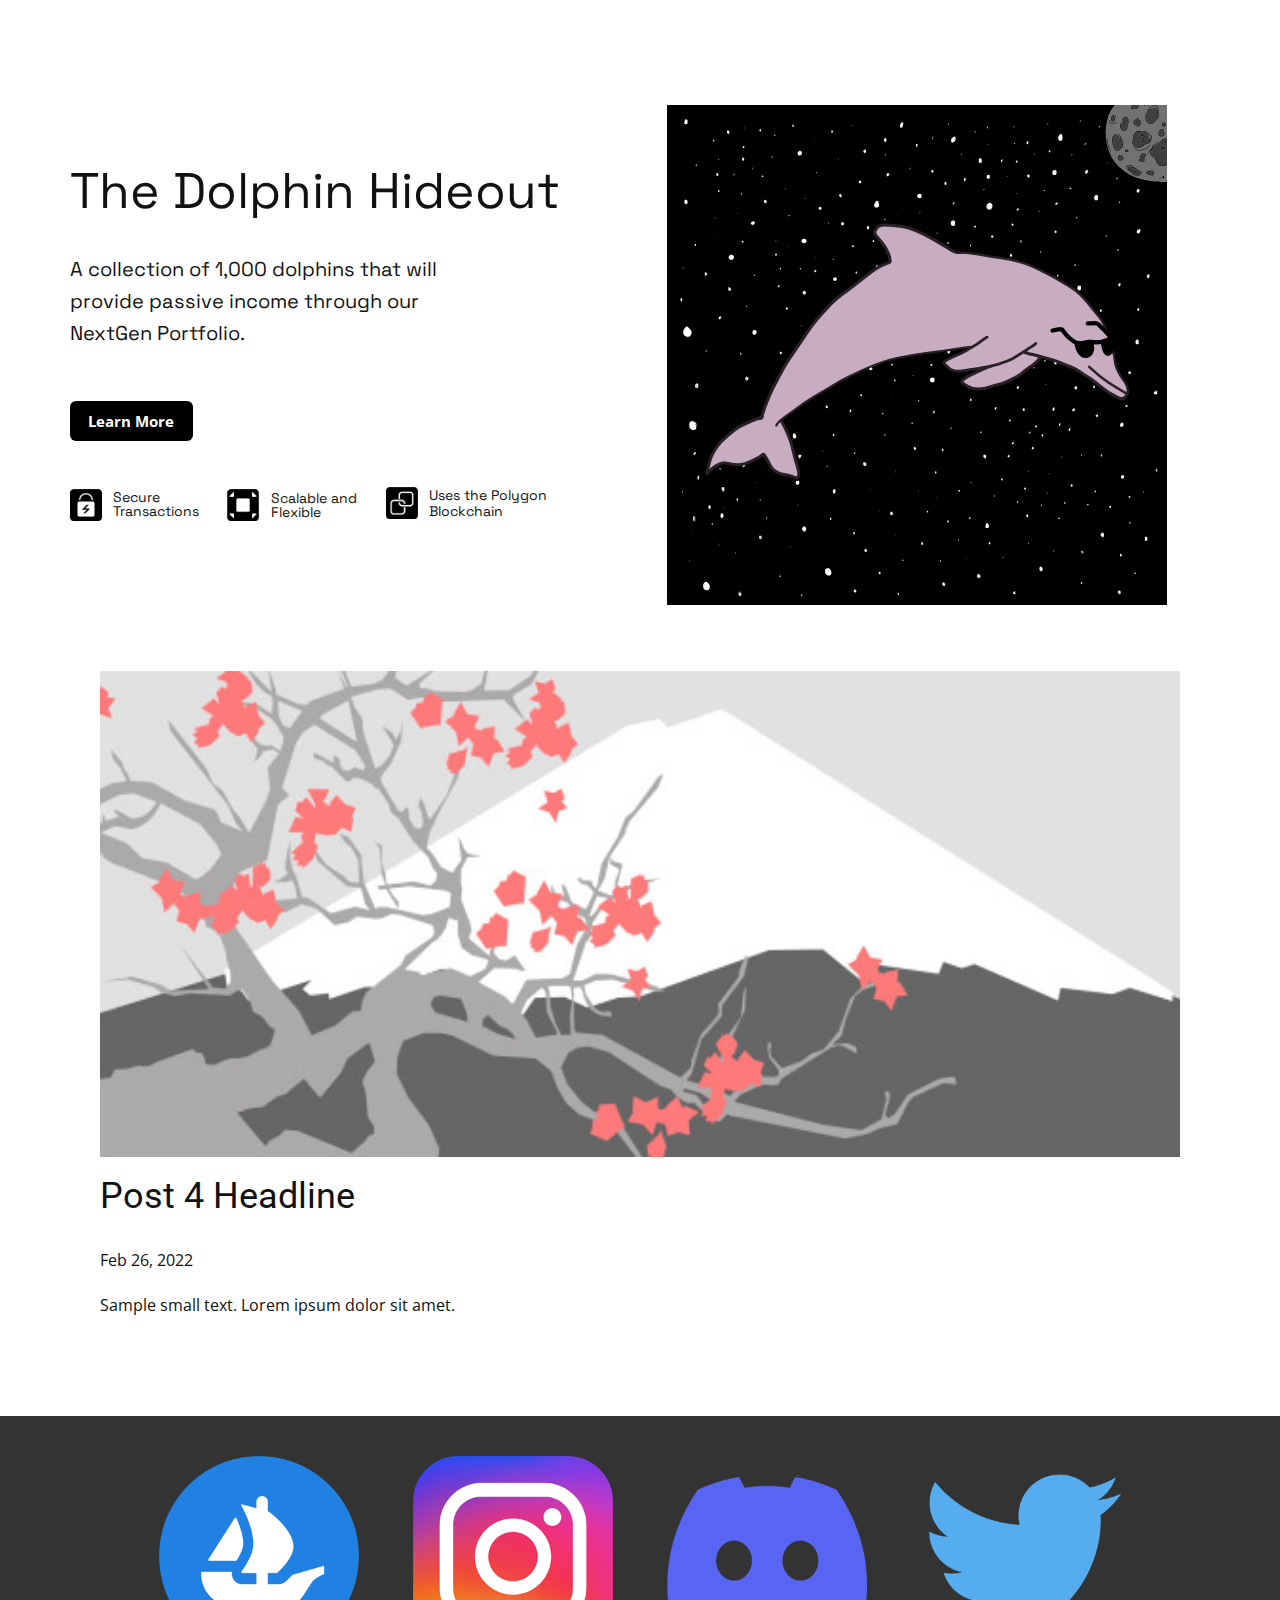
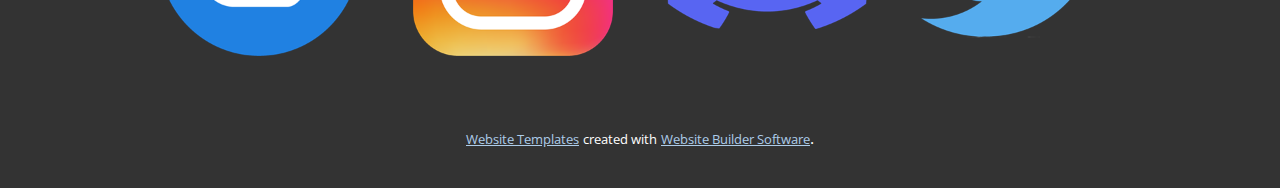
<file: blog/post-3.html>
<!doctype html>
<html style="font-size: 16px;"><head>
    <meta name="viewport" content="width=device-width, initial-scale=1.0">
    <meta charset="utf-8">
    <meta name="keywords" content="Post 1 Headline">
    <meta name="description" content="">
    <meta name="page_type" content="np-template-header-footer-from-plugin">
    <title>Post 4 Headline</title>
    <link rel="stylesheet" href="../nicepage.css" media="screen">
<link rel="stylesheet" href="../Post-Template.css" media="screen">
    <script class="u-script" type="text/javascript" src="../jquery.js" defer=""></script>
    <script class="u-script" type="text/javascript" src="../nicepage.js" defer=""></script>
    <meta name="generator" content="Nicepage 4.5.4, nicepage.com">
    <link id="u-theme-google-font" rel="stylesheet" href="https://fonts.googleapis.com/css?family=Roboto:100,100i,300,300i,400,400i,500,500i,700,700i,900,900i|Open+Sans:300,300i,400,400i,500,500i,600,600i,700,700i,800,800i">
    <link id="u-page-google-font" rel="stylesheet" href="https://fonts.googleapis.com/css?family=Space+Grotesk:300,400,500,600,700">
    
    
    <script type="application/ld+json">{
		"@context": "http://schema.org",
		"@type": "Organization",
		"name": ""
}</script>
    <meta name="theme-color" content="#478ac9">
  </head>
  <body class="u-body u-xl-mode"><header class="u-clearfix u-header u-header" id="sec-e77f"><div class="u-clearfix u-sheet u-sheet-1">
        <img class="u-image u-image-default u-preserve-proportions u-image-1" src="../images/pfp.png" alt="" data-image-width="1000" data-image-height="1000">
        <p class="u-custom-font u-text u-text-default u-text-1">The Dolphin Hideout</p>
        <p class="u-custom-font u-text u-text-2"> A collection of 1,000 dolphins that will<br>provide passive income through our NextGen Portfolio.
        </p>
        <a href="https://nicepage.com/k/competition-website-templates" class="u-active-grey-75 u-black u-border-none u-btn u-btn-round u-button-style u-hover-grey-80 u-radius-6 u-btn-1">Learn More</a>
        <p class="u-custom-font u-text u-text-3"> Uses the Polygon</p>
        <p class="u-custom-font u-text u-text-4"> Blockchain</p>
        <p class="u-custom-font u-text u-text-5">Secure</p>
        <p class="u-custom-font u-text u-text-6">Transactions</p>
        <p class="u-custom-font u-text u-text-7"> Scalable and&nbsp;</p>
        <p class="u-custom-font u-text u-text-8"> Flexible</p>
        <img class="u-image u-image-default u-preserve-proportions u-image-2" src="../images/3.png" alt="" data-image-width="161" data-image-height="161">
        <img class="u-image u-image-default u-preserve-proportions u-image-3" src="../images/1.png" alt="" data-image-width="160" data-image-height="161">
        <img class="u-image u-image-default u-preserve-proportions u-image-4" src="../images/2.png" alt="" data-image-width="162" data-image-height="161">
      </div></header>
    <section class="u-align-center u-clearfix u-section-1" id="sec-e97e">
      <div class="u-clearfix u-sheet u-valign-middle-md u-valign-middle-sm u-valign-middle-xs u-sheet-1"><!--post_details--><!--post_details_options_json--><!--{"source":""}--><!--/post_details_options_json--><!--blog_post-->
        <div class="u-container-style u-expanded-width u-post-details u-post-details-1">
          <div class="u-container-layout u-valign-middle u-container-layout-1"><!--blog_post_image-->
            <img alt="" class="u-blog-control u-expanded-width u-image u-image-default u-image-1" src="[data-uri]"><!--/blog_post_image--><!--blog_post_header-->
            <h2 class="u-blog-control u-text u-text-1">Post 4 Headline</h2><!--/blog_post_header--><!--blog_post_metadata-->
            <div class="u-blog-control u-metadata u-metadata-1"><!--blog_post_metadata_date-->
              <span class="u-meta-date u-meta-icon">Feb 26, 2022</span><!--/blog_post_metadata_date--><!--blog_post_metadata_category-->
              <!--/blog_post_metadata_category--><!--blog_post_metadata_comments-->
              <!--/blog_post_metadata_comments-->
            </div><!--/blog_post_metadata--><!--blog_post_content-->
            <div class="u-align-justify u-blog-control u-post-content u-text u-text-2 fr-view">
  Sample small text. Lorem ipsum dolor sit amet.
  </div><!--/blog_post_content-->
          </div>
        </div><!--/blog_post--><!--/post_details-->
      </div>
    </section>
    
    
    <footer class="u-clearfix u-footer u-grey-80" id="sec-625c"><div class="u-clearfix u-sheet u-sheet-1">
        <img class="u-image u-image-default u-preserve-proportions u-image-1" src="../images/logo1.png" alt="" data-image-width="300" data-image-height="300" data-href="https://opensea.io/collection/thedolphinhideout" data-target="_blank">
        <img class="u-image u-image-default u-preserve-proportions u-image-2" src="../images/logo2.png" alt="" data-image-width="300" data-image-height="300" data-href="https://www.instagram.com/thedolphinhideout/" data-target="_blank">
        <img class="u-image u-image-default u-preserve-proportions u-image-3" src="../images/logo4.png" alt="" data-image-width="300" data-image-height="300" data-href="https://www.instagram.com/thedolphinhideout/" data-target="_blank">
        <img class="u-image u-image-default u-preserve-proportions u-image-4" src="../images/logo41.png" alt="" data-image-width="300" data-image-height="300" data-href="https://www.instagram.com/thedolphinhideout/" data-target="_blank">
      </div></footer>
    <section class="u-backlink u-clearfix u-grey-80">
      <a class="u-link" href="https://nicepage.com/website-templates" target="_blank">
        <span>Website Templates</span>
      </a>
      <p class="u-text">
        <span>created with</span>
      </p>
      <a class="u-link" href="" target="_blank">
        <span>Website Builder Software</span>
      </a>. 
    </section>
  
</body></html>
</file>
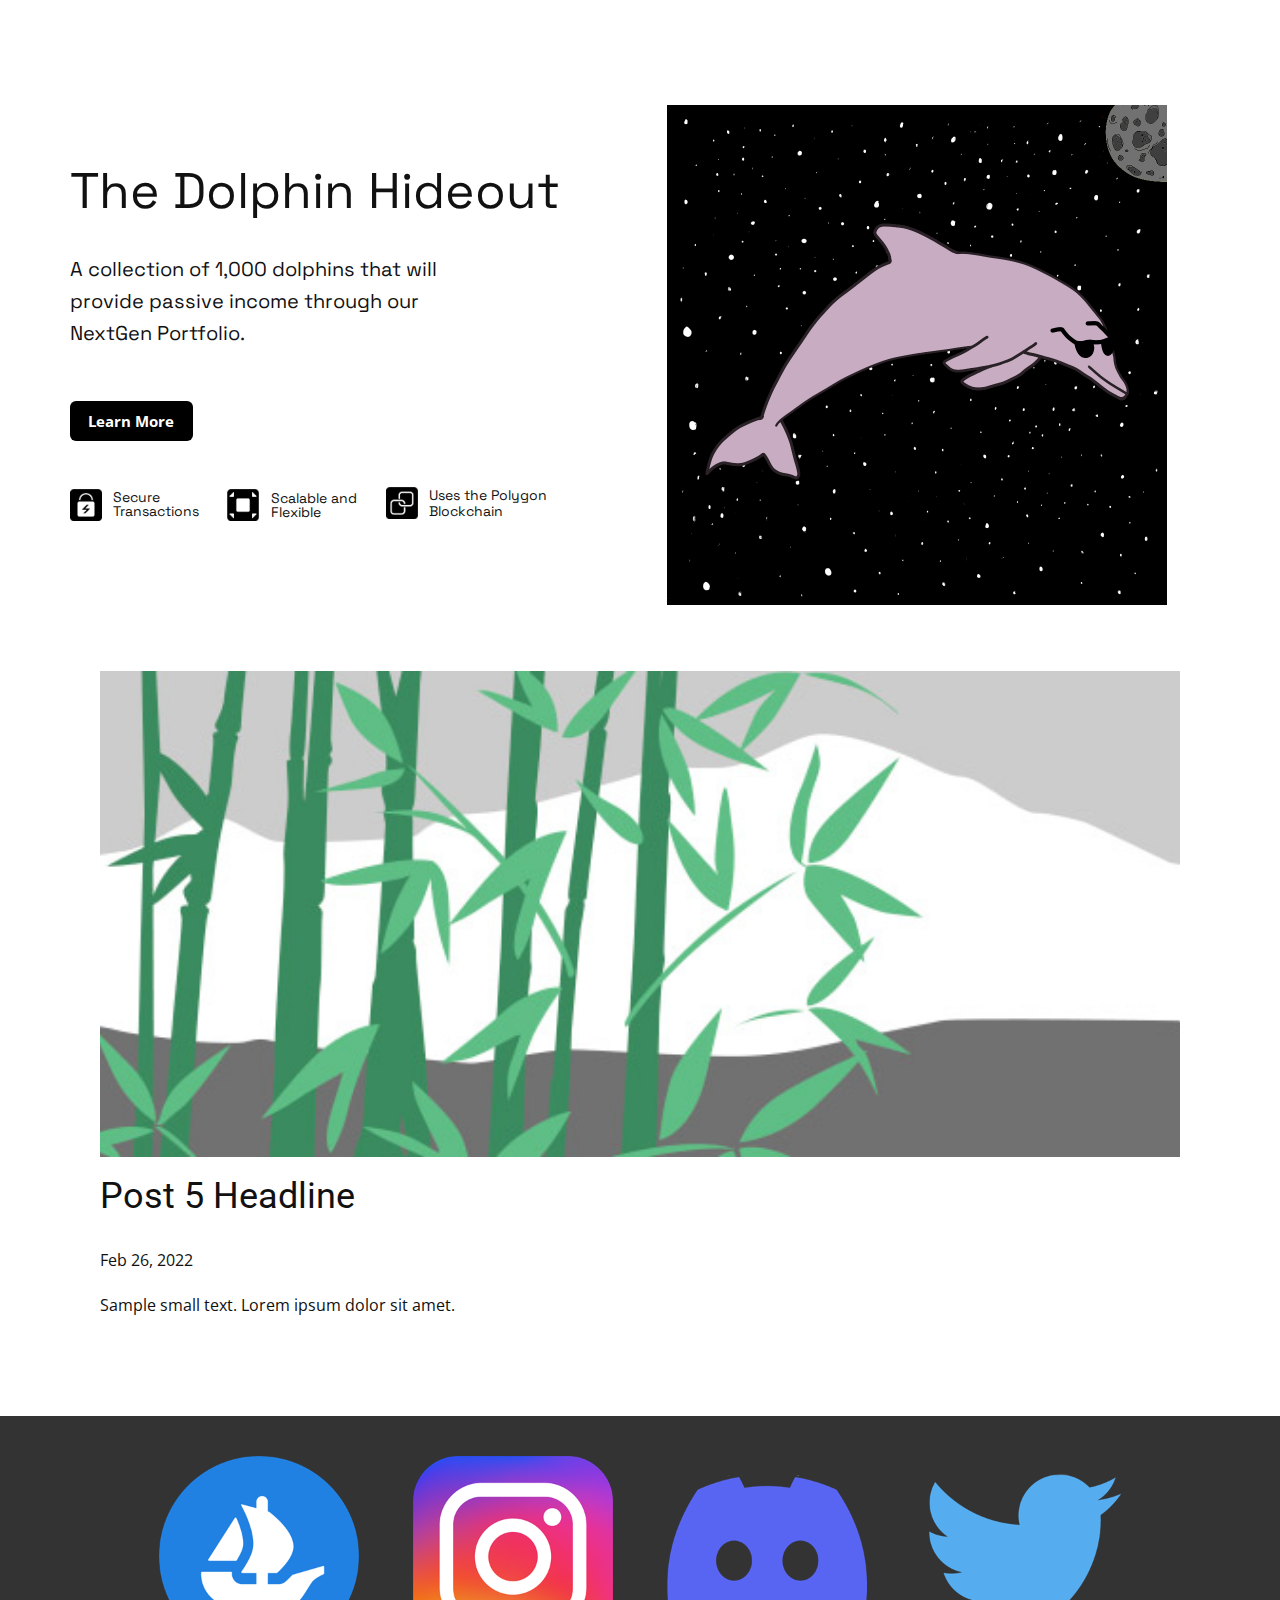
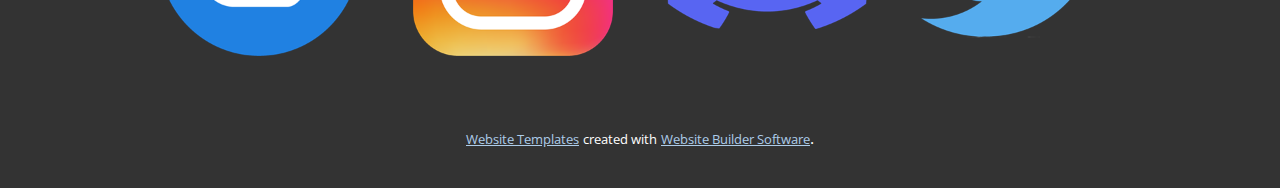
<file: blog/post-4.html>
<!doctype html>
<html style="font-size: 16px;"><head>
    <meta name="viewport" content="width=device-width, initial-scale=1.0">
    <meta charset="utf-8">
    <meta name="keywords" content="Post 1 Headline">
    <meta name="description" content="">
    <meta name="page_type" content="np-template-header-footer-from-plugin">
    <title>Post 5 Headline</title>
    <link rel="stylesheet" href="../nicepage.css" media="screen">
<link rel="stylesheet" href="../Post-Template.css" media="screen">
    <script class="u-script" type="text/javascript" src="../jquery.js" defer=""></script>
    <script class="u-script" type="text/javascript" src="../nicepage.js" defer=""></script>
    <meta name="generator" content="Nicepage 4.5.4, nicepage.com">
    <link id="u-theme-google-font" rel="stylesheet" href="https://fonts.googleapis.com/css?family=Roboto:100,100i,300,300i,400,400i,500,500i,700,700i,900,900i|Open+Sans:300,300i,400,400i,500,500i,600,600i,700,700i,800,800i">
    <link id="u-page-google-font" rel="stylesheet" href="https://fonts.googleapis.com/css?family=Space+Grotesk:300,400,500,600,700">
    
    
    <script type="application/ld+json">{
		"@context": "http://schema.org",
		"@type": "Organization",
		"name": ""
}</script>
    <meta name="theme-color" content="#478ac9">
  </head>
  <body class="u-body u-xl-mode"><header class="u-clearfix u-header u-header" id="sec-e77f"><div class="u-clearfix u-sheet u-sheet-1">
        <img class="u-image u-image-default u-preserve-proportions u-image-1" src="../images/pfp.png" alt="" data-image-width="1000" data-image-height="1000">
        <p class="u-custom-font u-text u-text-default u-text-1">The Dolphin Hideout</p>
        <p class="u-custom-font u-text u-text-2"> A collection of 1,000 dolphins that will<br>provide passive income through our NextGen Portfolio.
        </p>
        <a href="https://nicepage.com/k/competition-website-templates" class="u-active-grey-75 u-black u-border-none u-btn u-btn-round u-button-style u-hover-grey-80 u-radius-6 u-btn-1">Learn More</a>
        <p class="u-custom-font u-text u-text-3"> Uses the Polygon</p>
        <p class="u-custom-font u-text u-text-4"> Blockchain</p>
        <p class="u-custom-font u-text u-text-5">Secure</p>
        <p class="u-custom-font u-text u-text-6">Transactions</p>
        <p class="u-custom-font u-text u-text-7"> Scalable and&nbsp;</p>
        <p class="u-custom-font u-text u-text-8"> Flexible</p>
        <img class="u-image u-image-default u-preserve-proportions u-image-2" src="../images/3.png" alt="" data-image-width="161" data-image-height="161">
        <img class="u-image u-image-default u-preserve-proportions u-image-3" src="../images/1.png" alt="" data-image-width="160" data-image-height="161">
        <img class="u-image u-image-default u-preserve-proportions u-image-4" src="../images/2.png" alt="" data-image-width="162" data-image-height="161">
      </div></header>
    <section class="u-align-center u-clearfix u-section-1" id="sec-e97e">
      <div class="u-clearfix u-sheet u-valign-middle-md u-valign-middle-sm u-valign-middle-xs u-sheet-1"><!--post_details--><!--post_details_options_json--><!--{"source":""}--><!--/post_details_options_json--><!--blog_post-->
        <div class="u-container-style u-expanded-width u-post-details u-post-details-1">
          <div class="u-container-layout u-valign-middle u-container-layout-1"><!--blog_post_image-->
            <img alt="" class="u-blog-control u-expanded-width u-image u-image-default u-image-1" src="[data-uri]"><!--/blog_post_image--><!--blog_post_header-->
            <h2 class="u-blog-control u-text u-text-1">Post 5 Headline</h2><!--/blog_post_header--><!--blog_post_metadata-->
            <div class="u-blog-control u-metadata u-metadata-1"><!--blog_post_metadata_date-->
              <span class="u-meta-date u-meta-icon">Feb 26, 2022</span><!--/blog_post_metadata_date--><!--blog_post_metadata_category-->
              <!--/blog_post_metadata_category--><!--blog_post_metadata_comments-->
              <!--/blog_post_metadata_comments-->
            </div><!--/blog_post_metadata--><!--blog_post_content-->
            <div class="u-align-justify u-blog-control u-post-content u-text u-text-2 fr-view">
  Sample small text. Lorem ipsum dolor sit amet.
  </div><!--/blog_post_content-->
          </div>
        </div><!--/blog_post--><!--/post_details-->
      </div>
    </section>
    
    
    <footer class="u-clearfix u-footer u-grey-80" id="sec-625c"><div class="u-clearfix u-sheet u-sheet-1">
        <img class="u-image u-image-default u-preserve-proportions u-image-1" src="../images/logo1.png" alt="" data-image-width="300" data-image-height="300" data-href="https://opensea.io/collection/thedolphinhideout" data-target="_blank">
        <img class="u-image u-image-default u-preserve-proportions u-image-2" src="../images/logo2.png" alt="" data-image-width="300" data-image-height="300" data-href="https://www.instagram.com/thedolphinhideout/" data-target="_blank">
        <img class="u-image u-image-default u-preserve-proportions u-image-3" src="../images/logo4.png" alt="" data-image-width="300" data-image-height="300" data-href="https://www.instagram.com/thedolphinhideout/" data-target="_blank">
        <img class="u-image u-image-default u-preserve-proportions u-image-4" src="../images/logo41.png" alt="" data-image-width="300" data-image-height="300" data-href="https://www.instagram.com/thedolphinhideout/" data-target="_blank">
      </div></footer>
    <section class="u-backlink u-clearfix u-grey-80">
      <a class="u-link" href="https://nicepage.com/website-templates" target="_blank">
        <span>Website Templates</span>
      </a>
      <p class="u-text">
        <span>created with</span>
      </p>
      <a class="u-link" href="" target="_blank">
        <span>Website Builder Software</span>
      </a>. 
    </section>
  
</body></html>
</file>
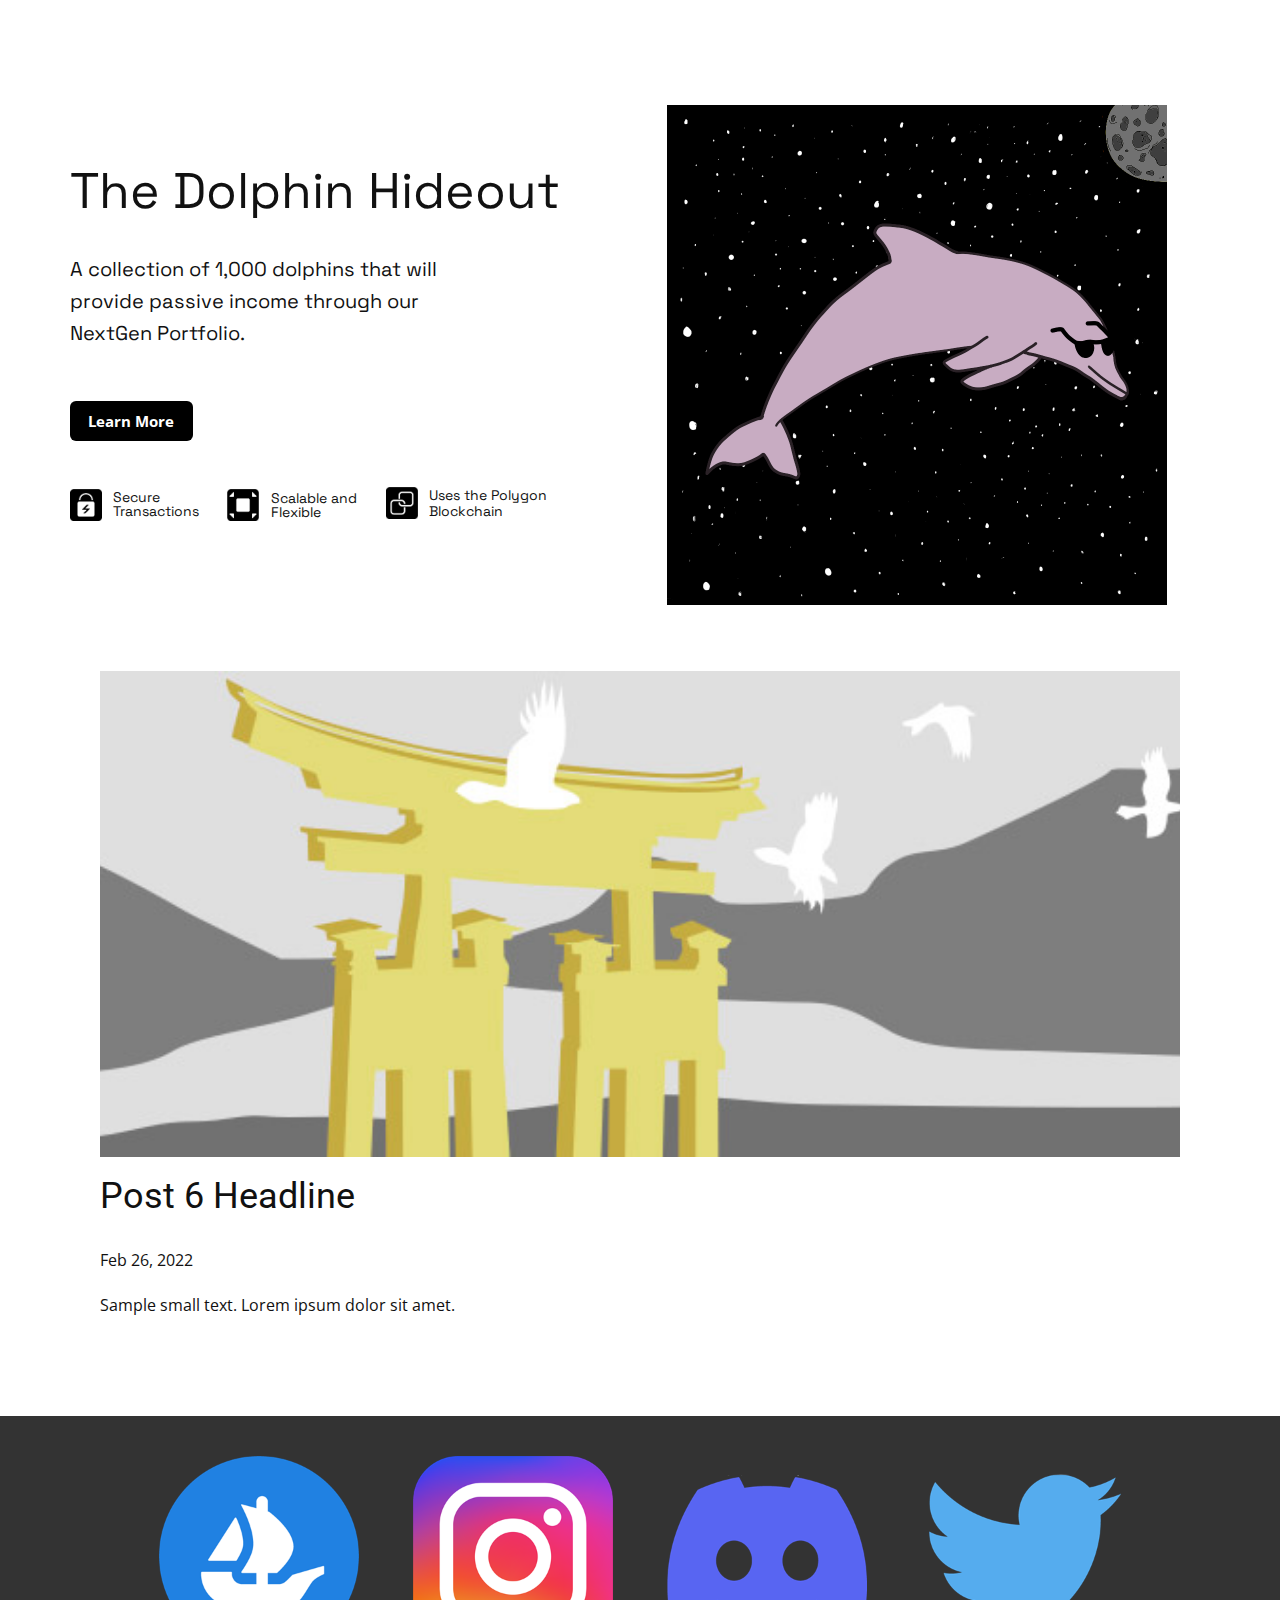
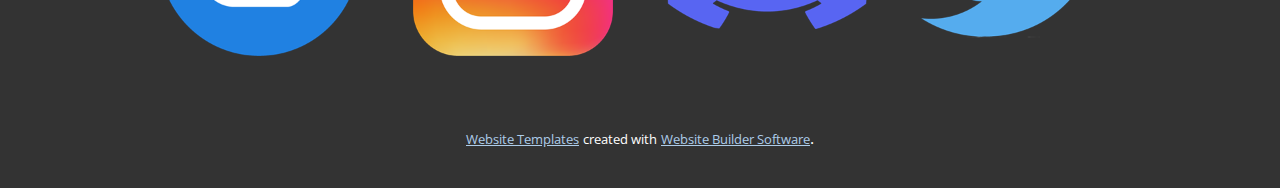
<file: blog/post-5.html>
<!doctype html>
<html style="font-size: 16px;"><head>
    <meta name="viewport" content="width=device-width, initial-scale=1.0">
    <meta charset="utf-8">
    <meta name="keywords" content="Post 1 Headline">
    <meta name="description" content="">
    <meta name="page_type" content="np-template-header-footer-from-plugin">
    <title>Post 6 Headline</title>
    <link rel="stylesheet" href="../nicepage.css" media="screen">
<link rel="stylesheet" href="../Post-Template.css" media="screen">
    <script class="u-script" type="text/javascript" src="../jquery.js" defer=""></script>
    <script class="u-script" type="text/javascript" src="../nicepage.js" defer=""></script>
    <meta name="generator" content="Nicepage 4.5.4, nicepage.com">
    <link id="u-theme-google-font" rel="stylesheet" href="https://fonts.googleapis.com/css?family=Roboto:100,100i,300,300i,400,400i,500,500i,700,700i,900,900i|Open+Sans:300,300i,400,400i,500,500i,600,600i,700,700i,800,800i">
    <link id="u-page-google-font" rel="stylesheet" href="https://fonts.googleapis.com/css?family=Space+Grotesk:300,400,500,600,700">
    
    
    <script type="application/ld+json">{
		"@context": "http://schema.org",
		"@type": "Organization",
		"name": ""
}</script>
    <meta name="theme-color" content="#478ac9">
  </head>
  <body class="u-body u-xl-mode"><header class="u-clearfix u-header u-header" id="sec-e77f"><div class="u-clearfix u-sheet u-sheet-1">
        <img class="u-image u-image-default u-preserve-proportions u-image-1" src="../images/pfp.png" alt="" data-image-width="1000" data-image-height="1000">
        <p class="u-custom-font u-text u-text-default u-text-1">The Dolphin Hideout</p>
        <p class="u-custom-font u-text u-text-2"> A collection of 1,000 dolphins that will<br>provide passive income through our NextGen Portfolio.
        </p>
        <a href="https://nicepage.com/k/competition-website-templates" class="u-active-grey-75 u-black u-border-none u-btn u-btn-round u-button-style u-hover-grey-80 u-radius-6 u-btn-1">Learn More</a>
        <p class="u-custom-font u-text u-text-3"> Uses the Polygon</p>
        <p class="u-custom-font u-text u-text-4"> Blockchain</p>
        <p class="u-custom-font u-text u-text-5">Secure</p>
        <p class="u-custom-font u-text u-text-6">Transactions</p>
        <p class="u-custom-font u-text u-text-7"> Scalable and&nbsp;</p>
        <p class="u-custom-font u-text u-text-8"> Flexible</p>
        <img class="u-image u-image-default u-preserve-proportions u-image-2" src="../images/3.png" alt="" data-image-width="161" data-image-height="161">
        <img class="u-image u-image-default u-preserve-proportions u-image-3" src="../images/1.png" alt="" data-image-width="160" data-image-height="161">
        <img class="u-image u-image-default u-preserve-proportions u-image-4" src="../images/2.png" alt="" data-image-width="162" data-image-height="161">
      </div></header>
    <section class="u-align-center u-clearfix u-section-1" id="sec-e97e">
      <div class="u-clearfix u-sheet u-valign-middle-md u-valign-middle-sm u-valign-middle-xs u-sheet-1"><!--post_details--><!--post_details_options_json--><!--{"source":""}--><!--/post_details_options_json--><!--blog_post-->
        <div class="u-container-style u-expanded-width u-post-details u-post-details-1">
          <div class="u-container-layout u-valign-middle u-container-layout-1"><!--blog_post_image-->
            <img alt="" class="u-blog-control u-expanded-width u-image u-image-default u-image-1" src="[data-uri]"><!--/blog_post_image--><!--blog_post_header-->
            <h2 class="u-blog-control u-text u-text-1">Post 6 Headline</h2><!--/blog_post_header--><!--blog_post_metadata-->
            <div class="u-blog-control u-metadata u-metadata-1"><!--blog_post_metadata_date-->
              <span class="u-meta-date u-meta-icon">Feb 26, 2022</span><!--/blog_post_metadata_date--><!--blog_post_metadata_category-->
              <!--/blog_post_metadata_category--><!--blog_post_metadata_comments-->
              <!--/blog_post_metadata_comments-->
            </div><!--/blog_post_metadata--><!--blog_post_content-->
            <div class="u-align-justify u-blog-control u-post-content u-text u-text-2 fr-view">
  Sample small text. Lorem ipsum dolor sit amet.
  </div><!--/blog_post_content-->
          </div>
        </div><!--/blog_post--><!--/post_details-->
      </div>
    </section>
    
    
    <footer class="u-clearfix u-footer u-grey-80" id="sec-625c"><div class="u-clearfix u-sheet u-sheet-1">
        <img class="u-image u-image-default u-preserve-proportions u-image-1" src="../images/logo1.png" alt="" data-image-width="300" data-image-height="300" data-href="https://opensea.io/collection/thedolphinhideout" data-target="_blank">
        <img class="u-image u-image-default u-preserve-proportions u-image-2" src="../images/logo2.png" alt="" data-image-width="300" data-image-height="300" data-href="https://www.instagram.com/thedolphinhideout/" data-target="_blank">
        <img class="u-image u-image-default u-preserve-proportions u-image-3" src="../images/logo4.png" alt="" data-image-width="300" data-image-height="300" data-href="https://www.instagram.com/thedolphinhideout/" data-target="_blank">
        <img class="u-image u-image-default u-preserve-proportions u-image-4" src="../images/logo41.png" alt="" data-image-width="300" data-image-height="300" data-href="https://www.instagram.com/thedolphinhideout/" data-target="_blank">
      </div></footer>
    <section class="u-backlink u-clearfix u-grey-80">
      <a class="u-link" href="https://nicepage.com/website-templates" target="_blank">
        <span>Website Templates</span>
      </a>
      <p class="u-text">
        <span>created with</span>
      </p>
      <a class="u-link" href="" target="_blank">
        <span>Website Builder Software</span>
      </a>. 
    </section>
  
</body></html>
</file>
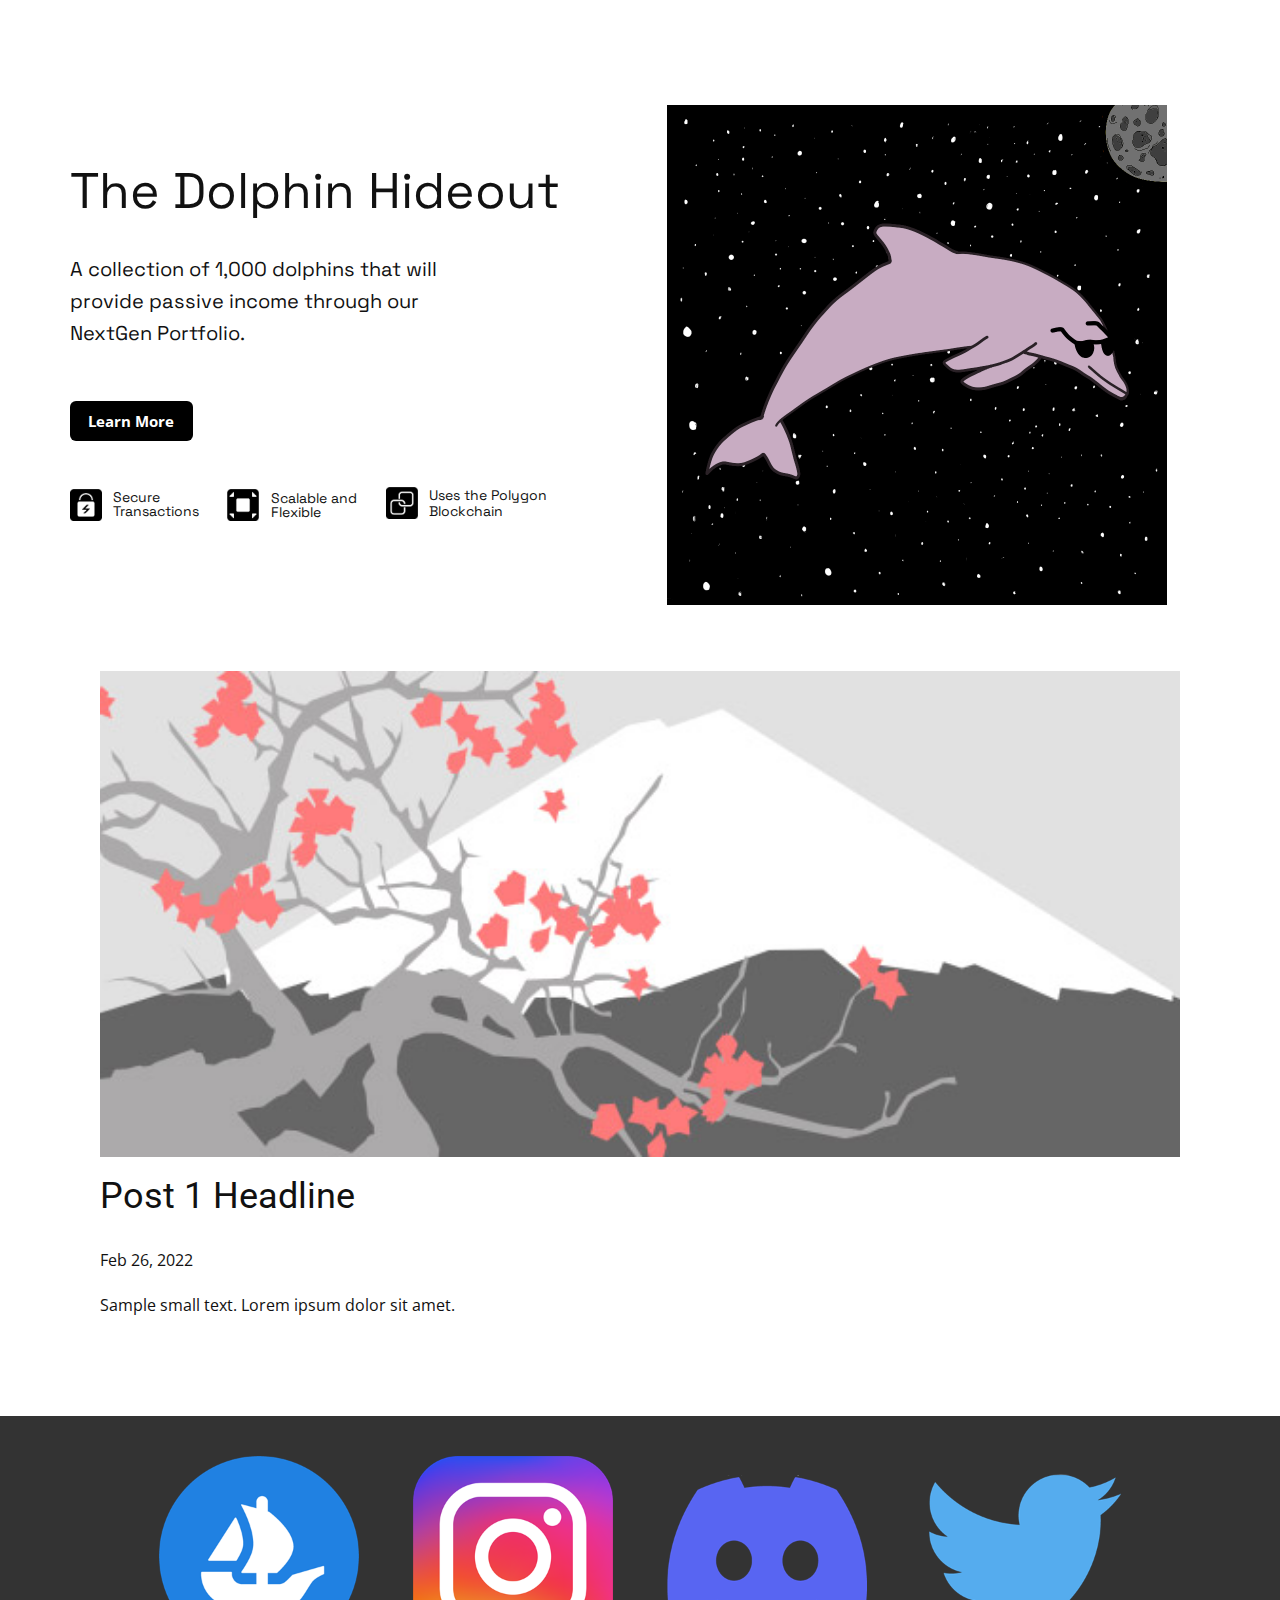
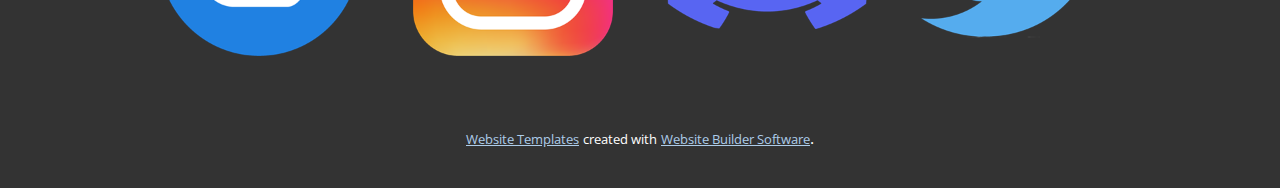
<file: blog/post.html>
<!doctype html>
<html style="font-size: 16px;"><head>
    <meta name="viewport" content="width=device-width, initial-scale=1.0">
    <meta charset="utf-8">
    <meta name="keywords" content="Post 1 Headline">
    <meta name="description" content="">
    <meta name="page_type" content="np-template-header-footer-from-plugin">
    <title>Post 1 Headline</title>
    <link rel="stylesheet" href="../nicepage.css" media="screen">
<link rel="stylesheet" href="../Post-Template.css" media="screen">
    <script class="u-script" type="text/javascript" src="../jquery.js" defer=""></script>
    <script class="u-script" type="text/javascript" src="../nicepage.js" defer=""></script>
    <meta name="generator" content="Nicepage 4.5.4, nicepage.com">
    <link id="u-theme-google-font" rel="stylesheet" href="https://fonts.googleapis.com/css?family=Roboto:100,100i,300,300i,400,400i,500,500i,700,700i,900,900i|Open+Sans:300,300i,400,400i,500,500i,600,600i,700,700i,800,800i">
    <link id="u-page-google-font" rel="stylesheet" href="https://fonts.googleapis.com/css?family=Space+Grotesk:300,400,500,600,700">
    
    
    <script type="application/ld+json">{
		"@context": "http://schema.org",
		"@type": "Organization",
		"name": ""
}</script>
    <meta name="theme-color" content="#478ac9">
  </head>
  <body class="u-body u-xl-mode"><header class="u-clearfix u-header u-header" id="sec-e77f"><div class="u-clearfix u-sheet u-sheet-1">
        <img class="u-image u-image-default u-preserve-proportions u-image-1" src="../images/pfp.png" alt="" data-image-width="1000" data-image-height="1000">
        <p class="u-custom-font u-text u-text-default u-text-1">The Dolphin Hideout</p>
        <p class="u-custom-font u-text u-text-2"> A collection of 1,000 dolphins that will<br>provide passive income through our NextGen Portfolio.
        </p>
        <a href="https://nicepage.com/k/competition-website-templates" class="u-active-grey-75 u-black u-border-none u-btn u-btn-round u-button-style u-hover-grey-80 u-radius-6 u-btn-1">Learn More</a>
        <p class="u-custom-font u-text u-text-3"> Uses the Polygon</p>
        <p class="u-custom-font u-text u-text-4"> Blockchain</p>
        <p class="u-custom-font u-text u-text-5">Secure</p>
        <p class="u-custom-font u-text u-text-6">Transactions</p>
        <p class="u-custom-font u-text u-text-7"> Scalable and&nbsp;</p>
        <p class="u-custom-font u-text u-text-8"> Flexible</p>
        <img class="u-image u-image-default u-preserve-proportions u-image-2" src="../images/3.png" alt="" data-image-width="161" data-image-height="161">
        <img class="u-image u-image-default u-preserve-proportions u-image-3" src="../images/1.png" alt="" data-image-width="160" data-image-height="161">
        <img class="u-image u-image-default u-preserve-proportions u-image-4" src="../images/2.png" alt="" data-image-width="162" data-image-height="161">
      </div></header>
    <section class="u-align-center u-clearfix u-section-1" id="sec-e97e">
      <div class="u-clearfix u-sheet u-valign-middle-md u-valign-middle-sm u-valign-middle-xs u-sheet-1"><!--post_details--><!--post_details_options_json--><!--{"source":""}--><!--/post_details_options_json--><!--blog_post-->
        <div class="u-container-style u-expanded-width u-post-details u-post-details-1">
          <div class="u-container-layout u-valign-middle u-container-layout-1"><!--blog_post_image-->
            <img alt="" class="u-blog-control u-expanded-width u-image u-image-default u-image-1" src="[data-uri]"><!--/blog_post_image--><!--blog_post_header-->
            <h2 class="u-blog-control u-text u-text-1">Post 1 Headline</h2><!--/blog_post_header--><!--blog_post_metadata-->
            <div class="u-blog-control u-metadata u-metadata-1"><!--blog_post_metadata_date-->
              <span class="u-meta-date u-meta-icon">Feb 26, 2022</span><!--/blog_post_metadata_date--><!--blog_post_metadata_category-->
              <!--/blog_post_metadata_category--><!--blog_post_metadata_comments-->
              <!--/blog_post_metadata_comments-->
            </div><!--/blog_post_metadata--><!--blog_post_content-->
            <div class="u-align-justify u-blog-control u-post-content u-text u-text-2 fr-view">
  Sample small text. Lorem ipsum dolor sit amet.
  </div><!--/blog_post_content-->
          </div>
        </div><!--/blog_post--><!--/post_details-->
      </div>
    </section>
    
    
    <footer class="u-clearfix u-footer u-grey-80" id="sec-625c"><div class="u-clearfix u-sheet u-sheet-1">
        <img class="u-image u-image-default u-preserve-proportions u-image-1" src="../images/logo1.png" alt="" data-image-width="300" data-image-height="300" data-href="https://opensea.io/collection/thedolphinhideout" data-target="_blank">
        <img class="u-image u-image-default u-preserve-proportions u-image-2" src="../images/logo2.png" alt="" data-image-width="300" data-image-height="300" data-href="https://www.instagram.com/thedolphinhideout/" data-target="_blank">
        <img class="u-image u-image-default u-preserve-proportions u-image-3" src="../images/logo4.png" alt="" data-image-width="300" data-image-height="300" data-href="https://www.instagram.com/thedolphinhideout/" data-target="_blank">
        <img class="u-image u-image-default u-preserve-proportions u-image-4" src="../images/logo41.png" alt="" data-image-width="300" data-image-height="300" data-href="https://www.instagram.com/thedolphinhideout/" data-target="_blank">
      </div></footer>
    <section class="u-backlink u-clearfix u-grey-80">
      <a class="u-link" href="https://nicepage.com/website-templates" target="_blank">
        <span>Website Templates</span>
      </a>
      <p class="u-text">
        <span>created with</span>
      </p>
      <a class="u-link" href="" target="_blank">
        <span>Website Builder Software</span>
      </a>. 
    </section>
  
</body></html>
</file>
